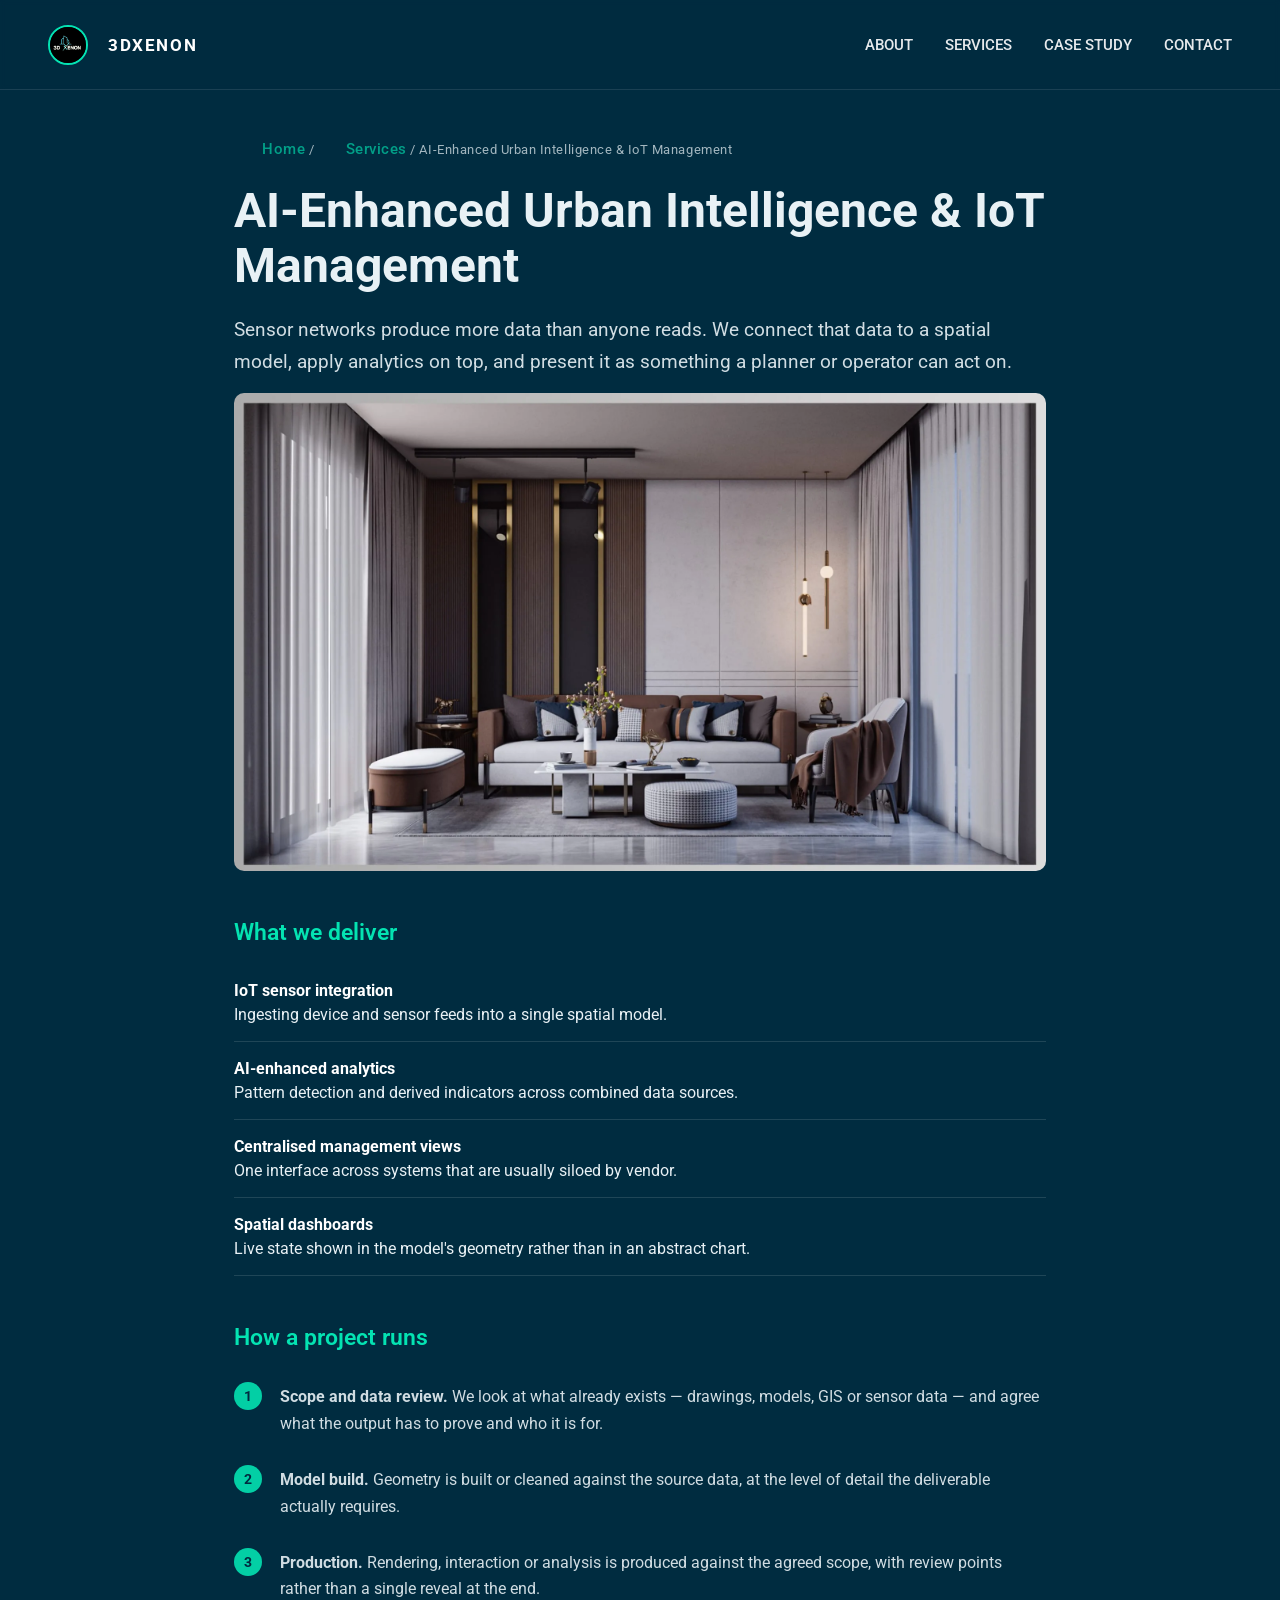
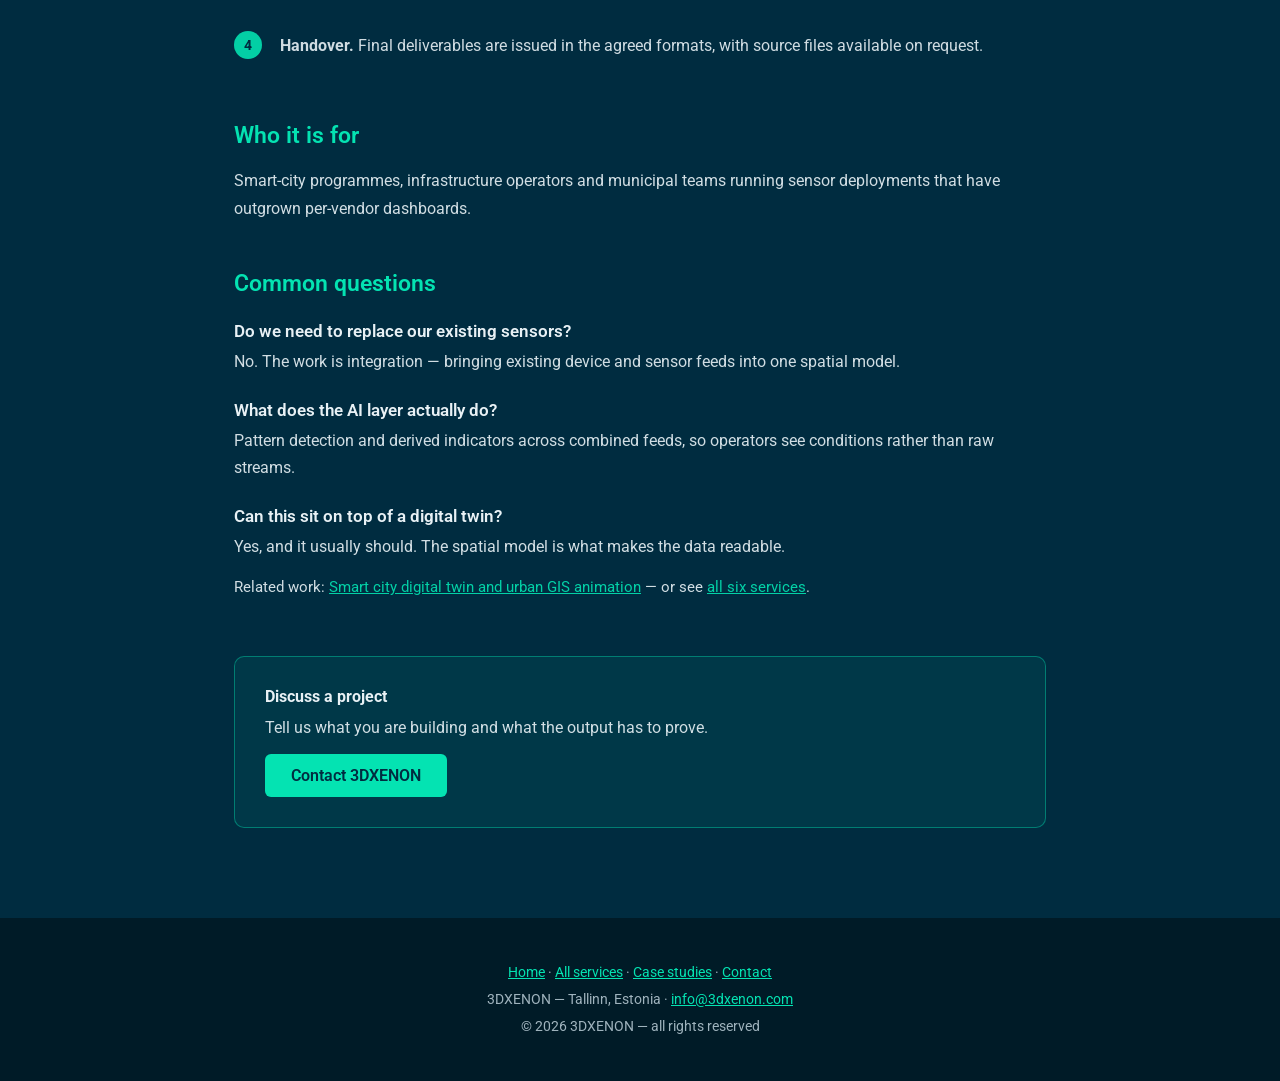
<file: services/ai-urban-intelligence-iot/index.html>
<!DOCTYPE html>
<html lang="en">
<head>
  <meta charset="utf-8" />
  <meta name="viewport" content="width=device-width,initial-scale=1" />
  <title>AI Urban Intelligence & Smart City IoT Management | 3DXENON</title>
  <meta name="description" content="AI-powered urban analytics, IoT sensor integration and centralised management for smart-city systems — connecting live data to a spatial model planners can actually read." />
  <link rel="canonical" href="https://www.3dxenon.com/services/ai-urban-intelligence-iot/" />
  <meta name="robots" content="index, follow, max-image-preview:large" />
  <meta property="og:type" content="website" />
  <meta property="og:site_name" content="3DXENON" />
  <meta property="og:url" content="https://www.3dxenon.com/services/ai-urban-intelligence-iot/" />
  <meta property="og:title" content="AI Urban Intelligence & Smart City IoT Management | 3DXENON" />
  <meta property="og:description" content="AI-powered urban analytics, IoT sensor integration and centralised management for smart-city systems — connecting live data to a spatial model planners can actually read." />
  <meta property="og:image" content="https://www.3dxenon.com/res/service2.webp" />
  <meta name="twitter:card" content="summary_large_image" />
  <meta name="twitter:title" content="AI Urban Intelligence & Smart City IoT Management | 3DXENON" />
  <meta name="twitter:description" content="AI-powered urban analytics, IoT sensor integration and centralised management for smart-city systems — connecting live data to a spatial model planners can actually read." />
  <meta name="twitter:image" content="https://www.3dxenon.com/res/service2.webp" />
  <link rel="icon" type="image/png" href="/res/logo.png">
  <link rel="preconnect" href="https://fonts.googleapis.com" />
  <link rel="preconnect" href="https://fonts.gstatic.com" crossorigin />
  <link href="https://fonts.googleapis.com/css2?family=Roboto:wght@300;400;700&display=swap" rel="stylesheet">
  <link rel="stylesheet" href="/css/style.css" />
  <link rel="stylesheet" href="/css/service.css" />
  <script type="application/ld+json">
{
  "@context": "https://schema.org",
  "@graph": [
    {
      "@type": "Service",
      "name": "AI-Enhanced Urban Intelligence & IoT Management",
      "serviceType": "smart city iot management",
      "url": "https://www.3dxenon.com/services/ai-urban-intelligence-iot/",
      "description": "AI-powered urban analytics, IoT sensor integration and centralised management for smart-city systems \u2014 connecting live data to a spatial model planners can actually read.",
      "image": "https://www.3dxenon.com/res/service2.webp",
      "provider": {
        "@type": "Organization",
        "name": "3DXENON",
        "url": "https://www.3dxenon.com/",
        "@id": "https://www.3dxenon.com/#organization"
      },
      "areaServed": [
        "EE",
        "EU",
        "Middle East"
      ]
    },
    {
      "@type": "BreadcrumbList",
      "itemListElement": [
        {
          "@type": "ListItem",
          "position": 1,
          "name": "Home",
          "item": "https://www.3dxenon.com/"
        },
        {
          "@type": "ListItem",
          "position": 2,
          "name": "Services",
          "item": "https://www.3dxenon.com/#services"
        },
        {
          "@type": "ListItem",
          "position": 3,
          "name": "AI-Enhanced Urban Intelligence & IoT Management",
          "item": "https://www.3dxenon.com/services/ai-urban-intelligence-iot/"
        }
      ]
    },
    {
      "@type": "FAQPage",
      "mainEntity": [
        {
          "@type": "Question",
          "name": "Do we need to replace our existing sensors?",
          "acceptedAnswer": {
            "@type": "Answer",
            "text": "No. The work is integration \u2014 bringing existing device and sensor feeds into one spatial model."
          }
        },
        {
          "@type": "Question",
          "name": "What does the AI layer actually do?",
          "acceptedAnswer": {
            "@type": "Answer",
            "text": "Pattern detection and derived indicators across combined feeds, so operators see conditions rather than raw streams."
          }
        },
        {
          "@type": "Question",
          "name": "Can this sit on top of a digital twin?",
          "acceptedAnswer": {
            "@type": "Answer",
            "text": "Yes, and it usually should. The spatial model is what makes the data readable."
          }
        }
      ]
    }
  ]
}
  </script>
</head>
<body style="background:#002c40;">
  <header>
    <div class="logo">
      <a href="/" style="display:flex;align-items:center;gap:.5rem;color:inherit;text-decoration:none;">
        <img src="/res/logo.png" alt="3DXENON logo" width="48" height="48"> 3DXENON
      </a>
    </div>
    <nav>
      <a href="/#about">ABOUT</a>
      <a href="/#services">SERVICES</a>
      <a href="/#case">CASE STUDY</a>
      <a href="/contact.html">CONTACT</a>
    </nav>
  </header>
  <main class="svc-wrap">
    <nav class="svc-crumb" aria-label="Breadcrumb">
      <a href="/">Home</a> / <a href="/#services">Services</a> / AI-Enhanced Urban Intelligence & IoT Management
    </nav>

    <h1>AI-Enhanced Urban Intelligence & IoT Management</h1>
    <p class="svc-lede">Sensor networks produce more data than anyone reads. We connect that data to a spatial model, apply analytics on top, and present it as something a planner or operator can act on.</p>
    <img class="svc-hero-img" src="/res/service2.webp" alt="AI-Enhanced Urban Intelligence & IoT Management — 3DXENON" loading="lazy" decoding="async">

    <h2>What we deliver</h2>
    <ul class="svc-list">
      <li><strong>IoT sensor integration</strong>Ingesting device and sensor feeds into a single spatial model.</li>
      <li><strong>AI-enhanced analytics</strong>Pattern detection and derived indicators across combined data sources.</li>
      <li><strong>Centralised management views</strong>One interface across systems that are usually siloed by vendor.</li>
      <li><strong>Spatial dashboards</strong>Live state shown in the model's geometry rather than in an abstract chart.</li>
    </ul>

    <h2>How a project runs</h2>
    <ol class="svc-steps">
      <li><strong>Scope and data review.</strong> We look at what already exists — drawings, models, GIS or sensor data — and agree what the output has to prove and who it is for.</li>
      <li><strong>Model build.</strong> Geometry is built or cleaned against the source data, at the level of detail the deliverable actually requires.</li>
      <li><strong>Production.</strong> Rendering, interaction or analysis is produced against the agreed scope, with review points rather than a single reveal at the end.</li>
      <li><strong>Handover.</strong> Final deliverables are issued in the agreed formats, with source files available on request.</li>
    </ol>

    <h2>Who it is for</h2>
    <p>Smart-city programmes, infrastructure operators and municipal teams running sensor deployments that have outgrown per-vendor dashboards.</p>

    <h2>Common questions</h2>
    <h3>Do we need to replace our existing sensors?</h3>
    <p>No. The work is integration — bringing existing device and sensor feeds into one spatial model.</p>
    <h3>What does the AI layer actually do?</h3>
    <p>Pattern detection and derived indicators across combined feeds, so operators see conditions rather than raw streams.</p>
    <h3>Can this sit on top of a digital twin?</h3>
    <p>Yes, and it usually should. The spatial model is what makes the data readable.</p>

    <p class="svc-related">Related work: <a href="/card-details.html?id=project-4">Smart city digital twin and urban GIS animation</a>
      — or see <a href="/#services">all six services</a>.</p>

    <div class="svc-cta">
      <strong>Discuss a project</strong>
      <p style="margin:8px 0 0;">Tell us what you are building and what the output has to prove.</p>
      <a href="/contact.html">Contact 3DXENON</a>
    </div>
  </main>
  <footer style="background:#001b27;color:#9fb3bd;padding:46px 24px;text-align:center;font-size:.9rem;">
    <p style="margin:0 0 10px;">
      <a href="/" style="color:#04e3b2;">Home</a> ·
      <a href="/#services" style="color:#04e3b2;">All services</a> ·
      <a href="/#case" style="color:#04e3b2;">Case studies</a> ·
      <a href="/contact.html" style="color:#04e3b2;">Contact</a>
    </p>
    <p style="margin:0;">3DXENON — Tallinn, Estonia · <a href="mailto:info@3dxenon.com" style="color:#04e3b2;">info@3dxenon.com</a></p>
    <p style="margin:10px 0 0;">&copy; 2026 3DXENON — all rights reserved</p>
  </footer>
</body>
</html>
</file>
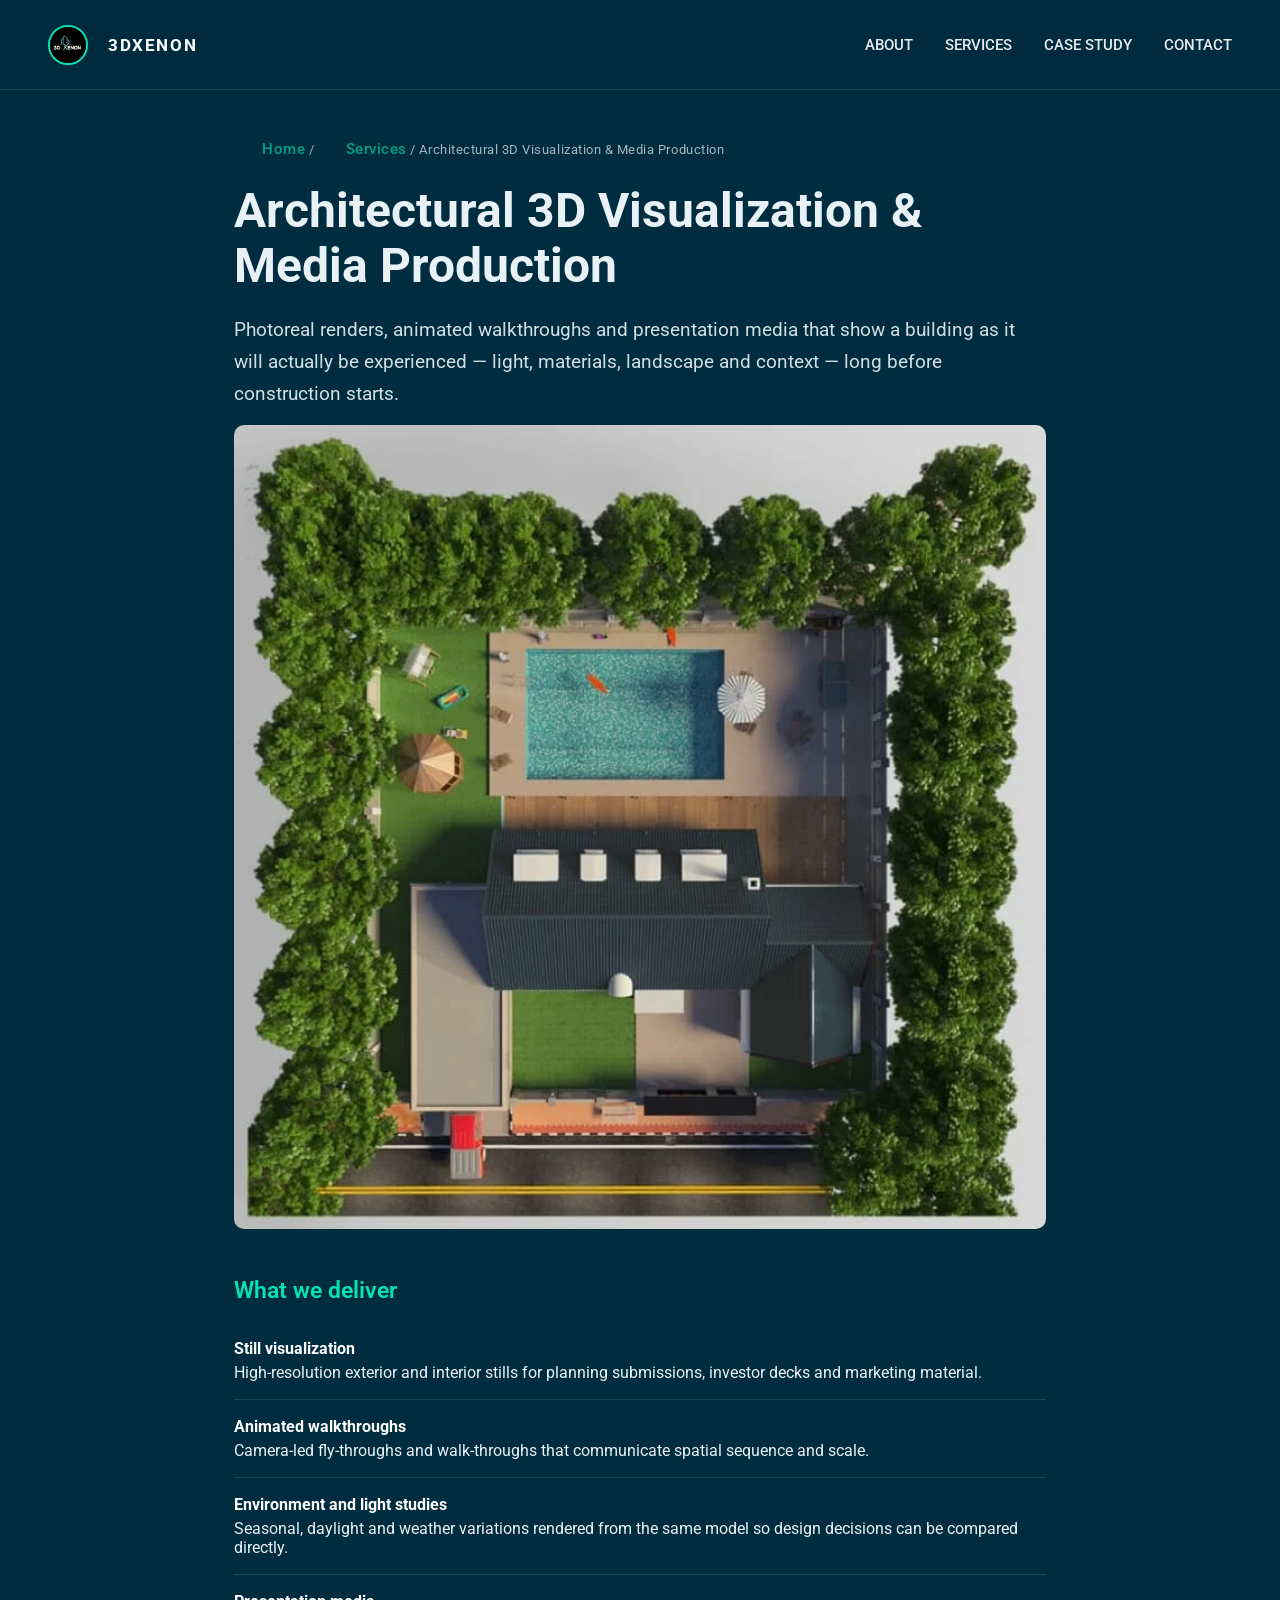
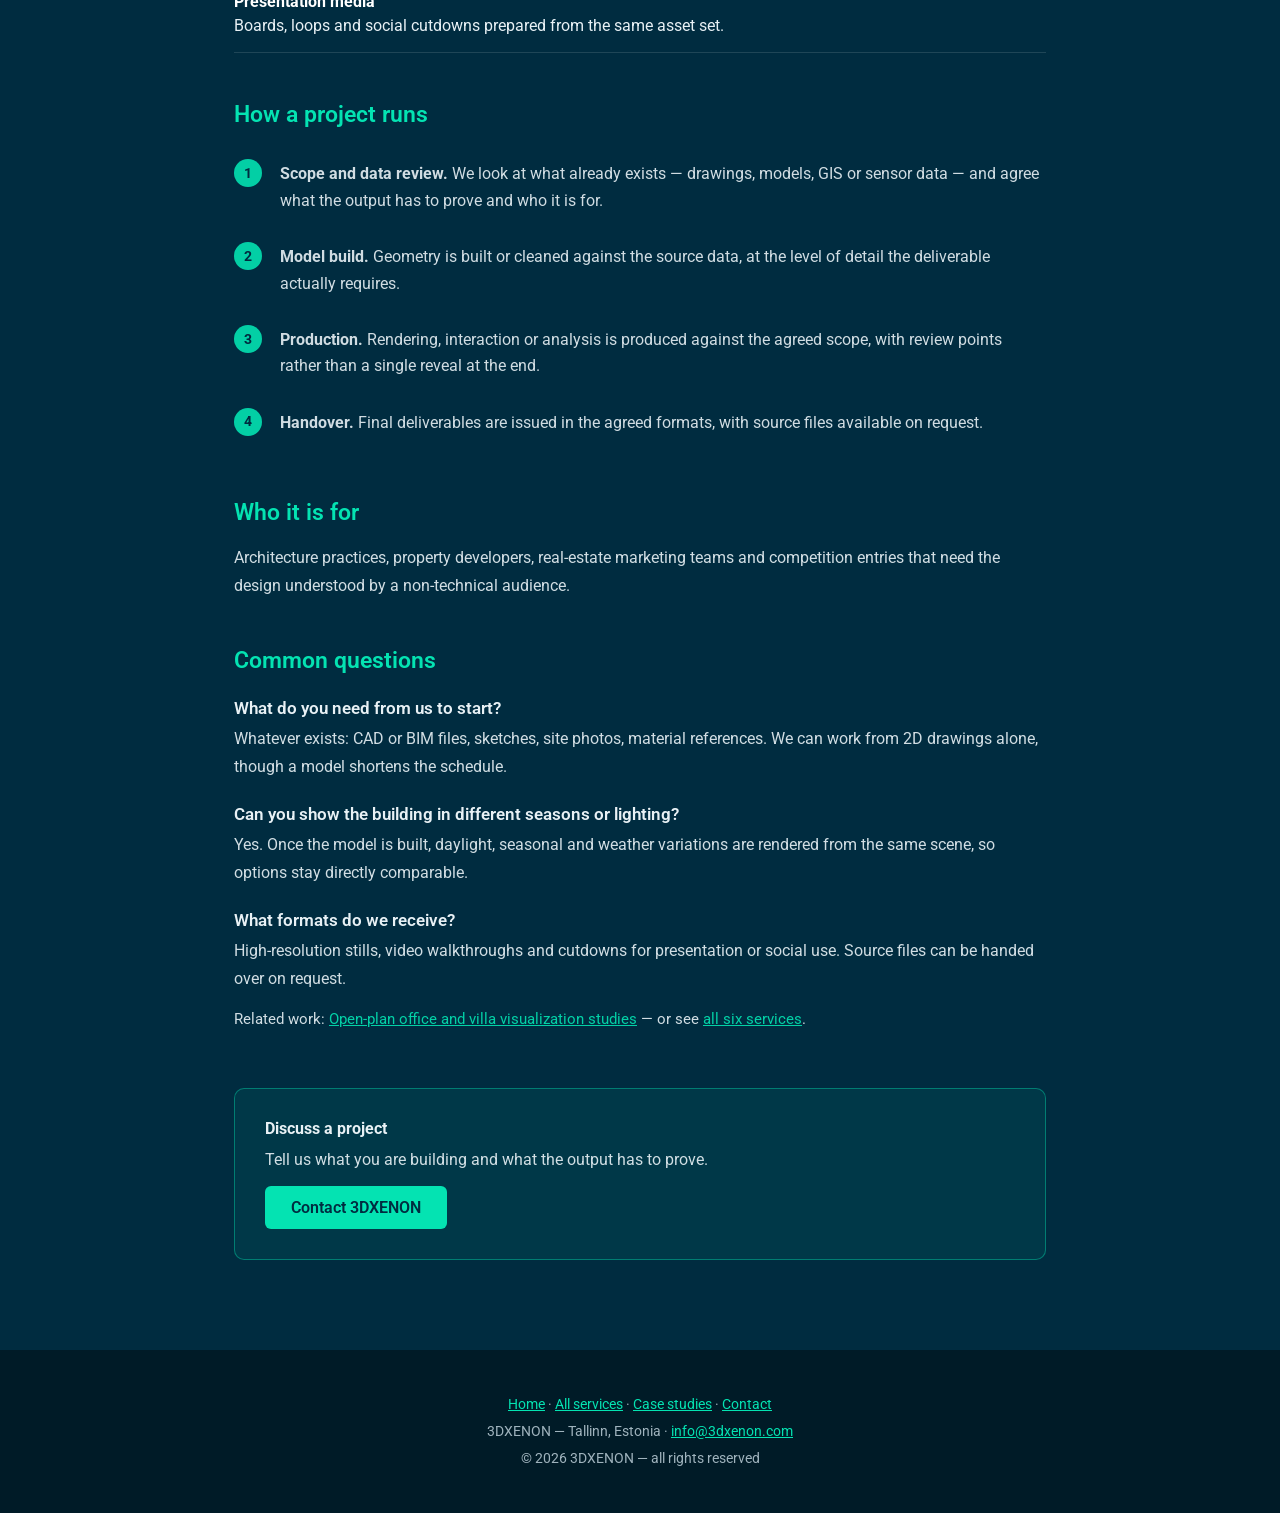
<file: services/architectural-3d-visualization/index.html>
<!DOCTYPE html>
<html lang="en">
<head>
  <meta charset="utf-8" />
  <meta name="viewport" content="width=device-width,initial-scale=1" />
  <title>Architectural 3D Visualization Services | 3DXENON</title>
  <meta name="description" content="Photoreal architectural 3D visualization, walkthroughs and media production for architects, developers and real estate teams. Estonia-based studio working across the EU and Middle East." />
  <link rel="canonical" href="https://www.3dxenon.com/services/architectural-3d-visualization/" />
  <meta name="robots" content="index, follow, max-image-preview:large" />
  <meta property="og:type" content="website" />
  <meta property="og:site_name" content="3DXENON" />
  <meta property="og:url" content="https://www.3dxenon.com/services/architectural-3d-visualization/" />
  <meta property="og:title" content="Architectural 3D Visualization Services | 3DXENON" />
  <meta property="og:description" content="Photoreal architectural 3D visualization, walkthroughs and media production for architects, developers and real estate teams. Estonia-based studio working across the EU and Middle East." />
  <meta property="og:image" content="https://www.3dxenon.com/res/work2.webp" />
  <meta name="twitter:card" content="summary_large_image" />
  <meta name="twitter:title" content="Architectural 3D Visualization Services | 3DXENON" />
  <meta name="twitter:description" content="Photoreal architectural 3D visualization, walkthroughs and media production for architects, developers and real estate teams. Estonia-based studio working across the EU and Middle East." />
  <meta name="twitter:image" content="https://www.3dxenon.com/res/work2.webp" />
  <link rel="icon" type="image/png" href="/res/logo.png">
  <link rel="preconnect" href="https://fonts.googleapis.com" />
  <link rel="preconnect" href="https://fonts.gstatic.com" crossorigin />
  <link href="https://fonts.googleapis.com/css2?family=Roboto:wght@300;400;700&display=swap" rel="stylesheet">
  <link rel="stylesheet" href="/css/style.css" />
  <link rel="stylesheet" href="/css/service.css" />
  <script type="application/ld+json">
{
  "@context": "https://schema.org",
  "@graph": [
    {
      "@type": "Service",
      "name": "Architectural 3D Visualization & Media Production",
      "serviceType": "architectural 3d visualization",
      "url": "https://www.3dxenon.com/services/architectural-3d-visualization/",
      "description": "Photoreal architectural 3D visualization, walkthroughs and media production for architects, developers and real estate teams. Estonia-based studio working across the EU and Middle East.",
      "image": "https://www.3dxenon.com/res/work2.webp",
      "provider": {
        "@type": "Organization",
        "name": "3DXENON",
        "url": "https://www.3dxenon.com/",
        "@id": "https://www.3dxenon.com/#organization"
      },
      "areaServed": [
        "EE",
        "EU",
        "Middle East"
      ]
    },
    {
      "@type": "BreadcrumbList",
      "itemListElement": [
        {
          "@type": "ListItem",
          "position": 1,
          "name": "Home",
          "item": "https://www.3dxenon.com/"
        },
        {
          "@type": "ListItem",
          "position": 2,
          "name": "Services",
          "item": "https://www.3dxenon.com/#services"
        },
        {
          "@type": "ListItem",
          "position": 3,
          "name": "Architectural 3D Visualization & Media Production",
          "item": "https://www.3dxenon.com/services/architectural-3d-visualization/"
        }
      ]
    },
    {
      "@type": "FAQPage",
      "mainEntity": [
        {
          "@type": "Question",
          "name": "What do you need from us to start?",
          "acceptedAnswer": {
            "@type": "Answer",
            "text": "Whatever exists: CAD or BIM files, sketches, site photos, material references. We can work from 2D drawings alone, though a model shortens the schedule."
          }
        },
        {
          "@type": "Question",
          "name": "Can you show the building in different seasons or lighting?",
          "acceptedAnswer": {
            "@type": "Answer",
            "text": "Yes. Once the model is built, daylight, seasonal and weather variations are rendered from the same scene, so options stay directly comparable."
          }
        },
        {
          "@type": "Question",
          "name": "What formats do we receive?",
          "acceptedAnswer": {
            "@type": "Answer",
            "text": "High-resolution stills, video walkthroughs and cutdowns for presentation or social use. Source files can be handed over on request."
          }
        }
      ]
    }
  ]
}
  </script>
</head>
<body style="background:#002c40;">
  <header>
    <div class="logo">
      <a href="/" style="display:flex;align-items:center;gap:.5rem;color:inherit;text-decoration:none;">
        <img src="/res/logo.png" alt="3DXENON logo" width="48" height="48"> 3DXENON
      </a>
    </div>
    <nav>
      <a href="/#about">ABOUT</a>
      <a href="/#services">SERVICES</a>
      <a href="/#case">CASE STUDY</a>
      <a href="/contact.html">CONTACT</a>
    </nav>
  </header>
  <main class="svc-wrap">
    <nav class="svc-crumb" aria-label="Breadcrumb">
      <a href="/">Home</a> / <a href="/#services">Services</a> / Architectural 3D Visualization & Media Production
    </nav>

    <h1>Architectural 3D Visualization & Media Production</h1>
    <p class="svc-lede">Photoreal renders, animated walkthroughs and presentation media that show a building as it will actually be experienced — light, materials, landscape and context — long before construction starts.</p>
    <img class="svc-hero-img" src="/res/work2.webp" alt="Architectural 3D Visualization & Media Production — 3DXENON" loading="lazy" decoding="async">

    <h2>What we deliver</h2>
    <ul class="svc-list">
      <li><strong>Still visualization</strong>High-resolution exterior and interior stills for planning submissions, investor decks and marketing material.</li>
      <li><strong>Animated walkthroughs</strong>Camera-led fly-throughs and walk-throughs that communicate spatial sequence and scale.</li>
      <li><strong>Environment and light studies</strong>Seasonal, daylight and weather variations rendered from the same model so design decisions can be compared directly.</li>
      <li><strong>Presentation media</strong>Boards, loops and social cutdowns prepared from the same asset set.</li>
    </ul>

    <h2>How a project runs</h2>
    <ol class="svc-steps">
      <li><strong>Scope and data review.</strong> We look at what already exists — drawings, models, GIS or sensor data — and agree what the output has to prove and who it is for.</li>
      <li><strong>Model build.</strong> Geometry is built or cleaned against the source data, at the level of detail the deliverable actually requires.</li>
      <li><strong>Production.</strong> Rendering, interaction or analysis is produced against the agreed scope, with review points rather than a single reveal at the end.</li>
      <li><strong>Handover.</strong> Final deliverables are issued in the agreed formats, with source files available on request.</li>
    </ol>

    <h2>Who it is for</h2>
    <p>Architecture practices, property developers, real-estate marketing teams and competition entries that need the design understood by a non-technical audience.</p>

    <h2>Common questions</h2>
    <h3>What do you need from us to start?</h3>
    <p>Whatever exists: CAD or BIM files, sketches, site photos, material references. We can work from 2D drawings alone, though a model shortens the schedule.</p>
    <h3>Can you show the building in different seasons or lighting?</h3>
    <p>Yes. Once the model is built, daylight, seasonal and weather variations are rendered from the same scene, so options stay directly comparable.</p>
    <h3>What formats do we receive?</h3>
    <p>High-resolution stills, video walkthroughs and cutdowns for presentation or social use. Source files can be handed over on request.</p>

    <p class="svc-related">Related work: <a href="/card-details.html?id=project-2">Open-plan office and villa visualization studies</a>
      — or see <a href="/#services">all six services</a>.</p>

    <div class="svc-cta">
      <strong>Discuss a project</strong>
      <p style="margin:8px 0 0;">Tell us what you are building and what the output has to prove.</p>
      <a href="/contact.html">Contact 3DXENON</a>
    </div>
  </main>
  <footer style="background:#001b27;color:#9fb3bd;padding:46px 24px;text-align:center;font-size:.9rem;">
    <p style="margin:0 0 10px;">
      <a href="/" style="color:#04e3b2;">Home</a> ·
      <a href="/#services" style="color:#04e3b2;">All services</a> ·
      <a href="/#case" style="color:#04e3b2;">Case studies</a> ·
      <a href="/contact.html" style="color:#04e3b2;">Contact</a>
    </p>
    <p style="margin:0;">3DXENON — Tallinn, Estonia · <a href="mailto:info@3dxenon.com" style="color:#04e3b2;">info@3dxenon.com</a></p>
    <p style="margin:10px 0 0;">&copy; 2026 3DXENON — all rights reserved</p>
  </footer>
</body>
</html>
</file>
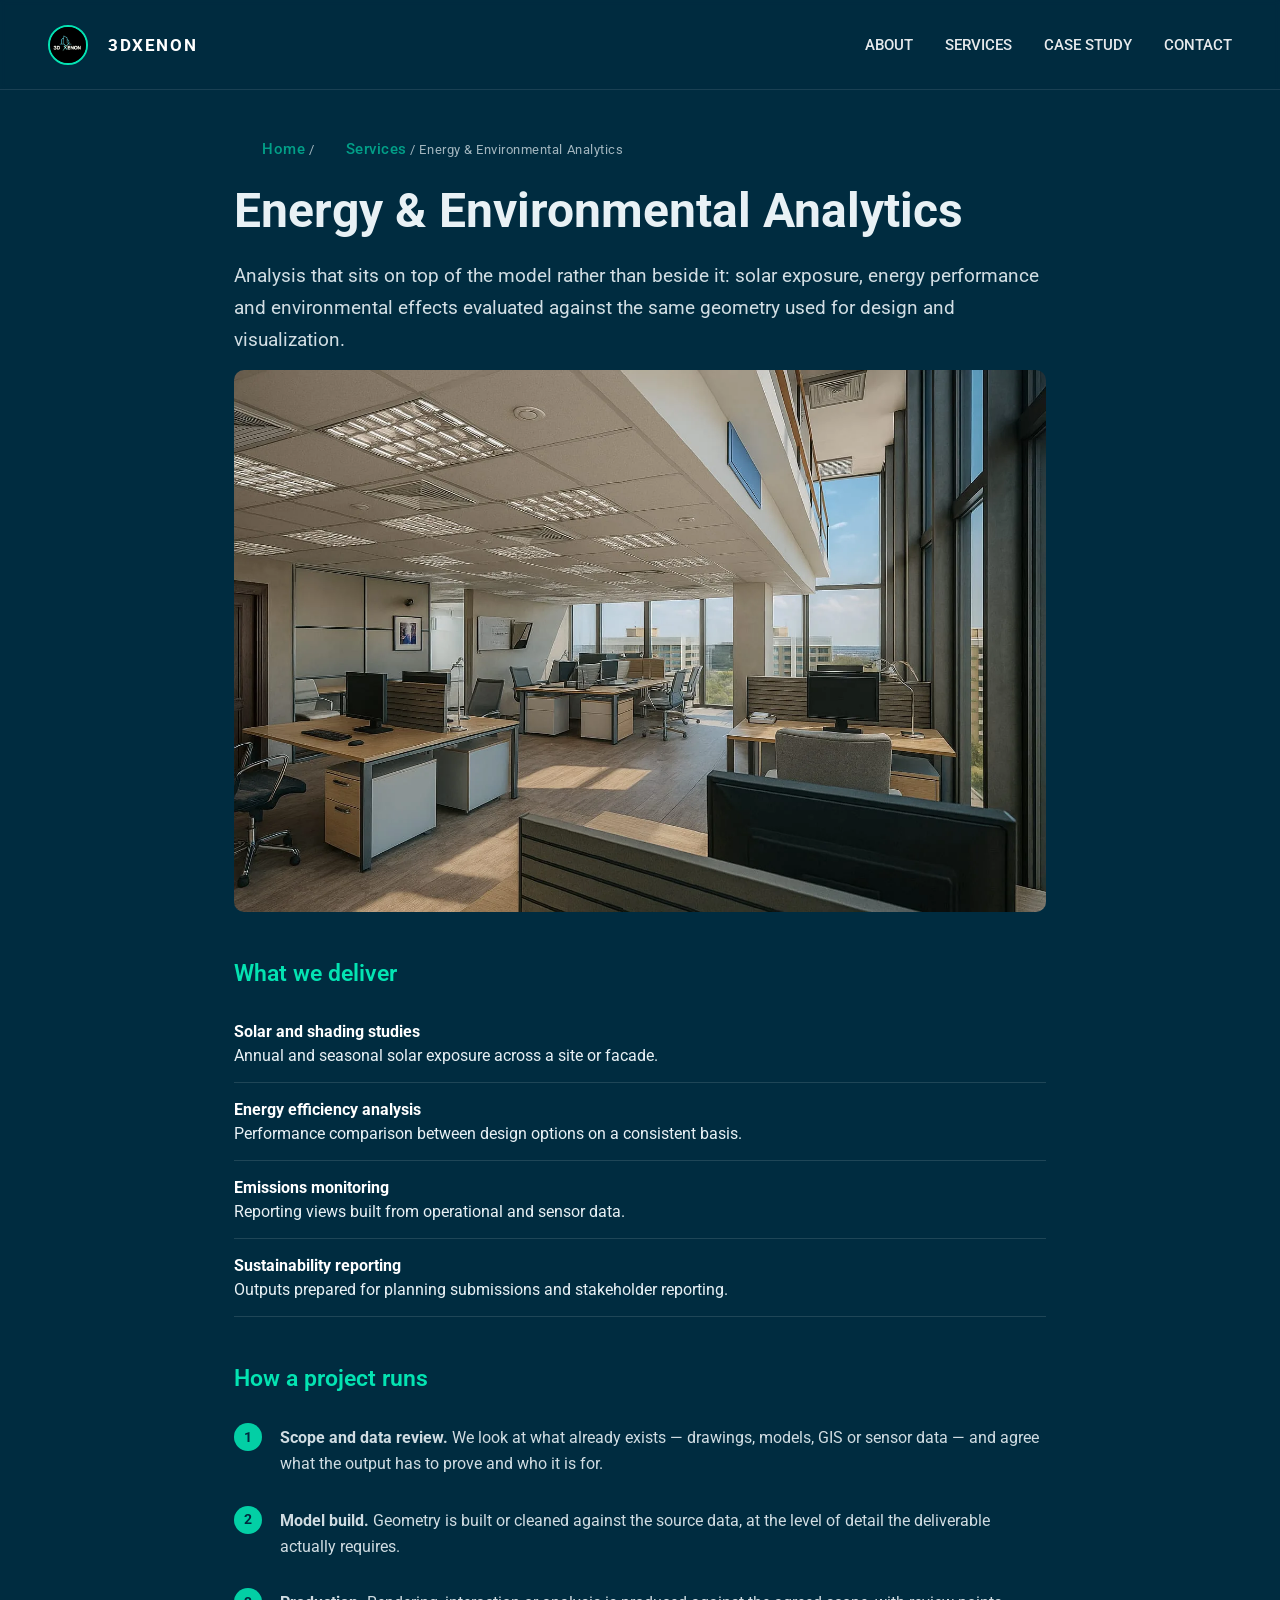
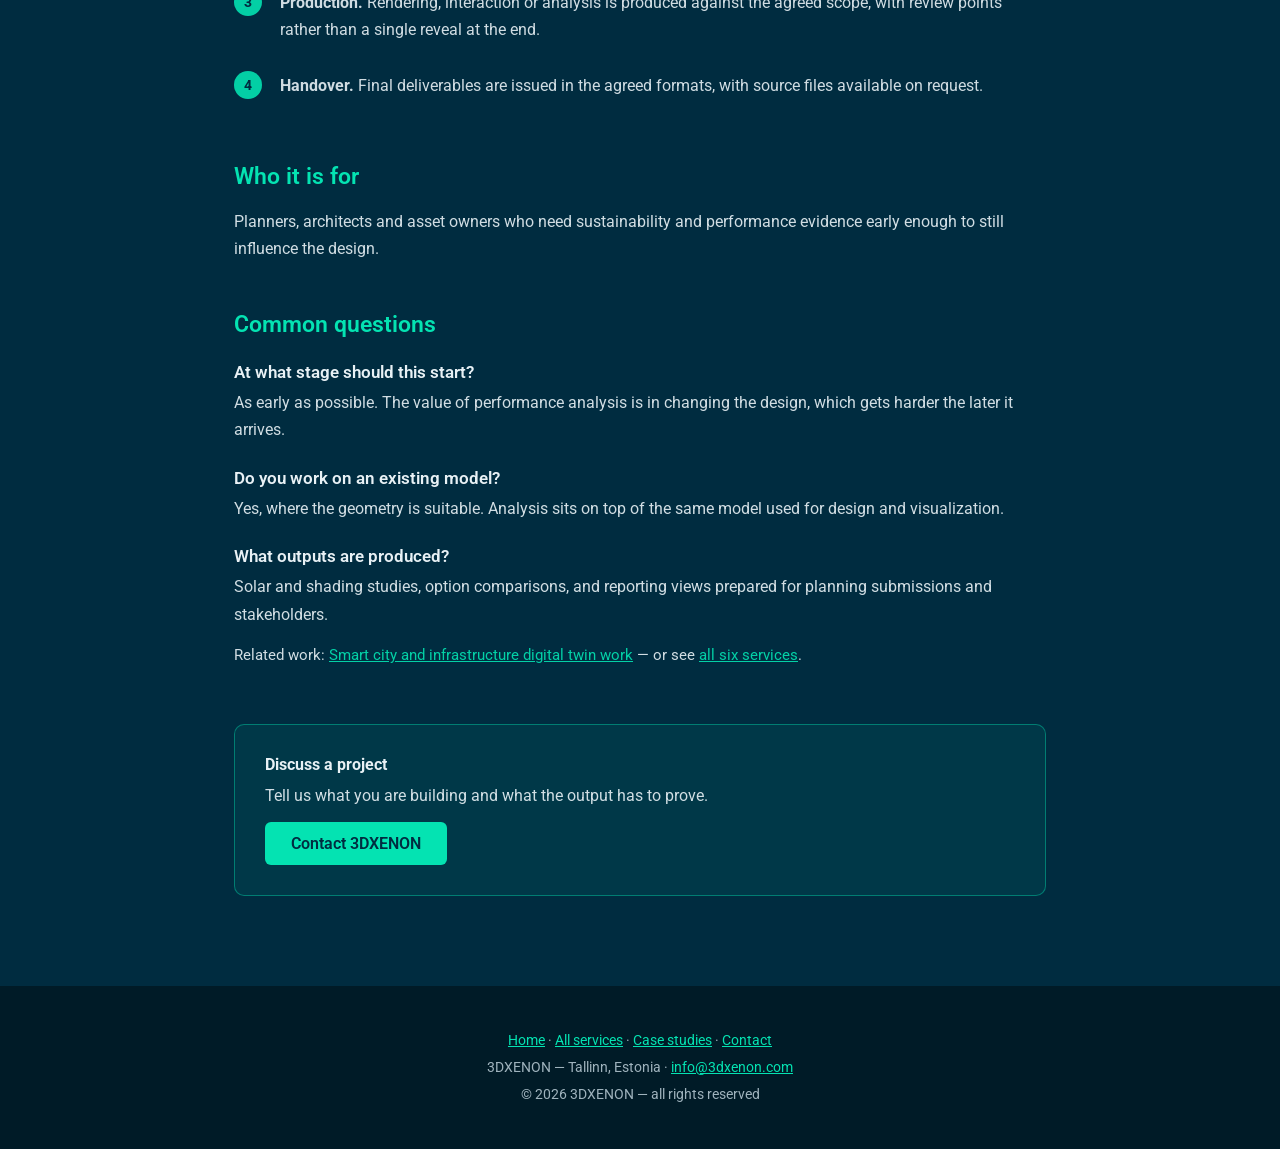
<file: services/energy-environmental-analytics/index.html>
<!DOCTYPE html>
<html lang="en">
<head>
  <meta charset="utf-8" />
  <meta name="viewport" content="width=device-width,initial-scale=1" />
  <title>Energy & Environmental Analytics for the Built Environment | 3DXENON</title>
  <meta name="description" content="Data-driven energy efficiency analysis, emissions monitoring and sustainability reporting, integrated with solar and environmental simulation on 3D and digital-twin models." />
  <link rel="canonical" href="https://www.3dxenon.com/services/energy-environmental-analytics/" />
  <meta name="robots" content="index, follow, max-image-preview:large" />
  <meta property="og:type" content="website" />
  <meta property="og:site_name" content="3DXENON" />
  <meta property="og:url" content="https://www.3dxenon.com/services/energy-environmental-analytics/" />
  <meta property="og:title" content="Energy & Environmental Analytics for the Built Environment | 3DXENON" />
  <meta property="og:description" content="Data-driven energy efficiency analysis, emissions monitoring and sustainability reporting, integrated with solar and environmental simulation on 3D and digital-twin models." />
  <meta property="og:image" content="https://www.3dxenon.com/res/service4.webp" />
  <meta name="twitter:card" content="summary_large_image" />
  <meta name="twitter:title" content="Energy & Environmental Analytics for the Built Environment | 3DXENON" />
  <meta name="twitter:description" content="Data-driven energy efficiency analysis, emissions monitoring and sustainability reporting, integrated with solar and environmental simulation on 3D and digital-twin models." />
  <meta name="twitter:image" content="https://www.3dxenon.com/res/service4.webp" />
  <link rel="icon" type="image/png" href="/res/logo.png">
  <link rel="preconnect" href="https://fonts.googleapis.com" />
  <link rel="preconnect" href="https://fonts.gstatic.com" crossorigin />
  <link href="https://fonts.googleapis.com/css2?family=Roboto:wght@300;400;700&display=swap" rel="stylesheet">
  <link rel="stylesheet" href="/css/style.css" />
  <link rel="stylesheet" href="/css/service.css" />
  <script type="application/ld+json">
{
  "@context": "https://schema.org",
  "@graph": [
    {
      "@type": "Service",
      "name": "Energy & Environmental Analytics",
      "serviceType": "energy and environmental analytics",
      "url": "https://www.3dxenon.com/services/energy-environmental-analytics/",
      "description": "Data-driven energy efficiency analysis, emissions monitoring and sustainability reporting, integrated with solar and environmental simulation on 3D and digital-twin models.",
      "image": "https://www.3dxenon.com/res/service4.webp",
      "provider": {
        "@type": "Organization",
        "name": "3DXENON",
        "url": "https://www.3dxenon.com/",
        "@id": "https://www.3dxenon.com/#organization"
      },
      "areaServed": [
        "EE",
        "EU",
        "Middle East"
      ]
    },
    {
      "@type": "BreadcrumbList",
      "itemListElement": [
        {
          "@type": "ListItem",
          "position": 1,
          "name": "Home",
          "item": "https://www.3dxenon.com/"
        },
        {
          "@type": "ListItem",
          "position": 2,
          "name": "Services",
          "item": "https://www.3dxenon.com/#services"
        },
        {
          "@type": "ListItem",
          "position": 3,
          "name": "Energy & Environmental Analytics",
          "item": "https://www.3dxenon.com/services/energy-environmental-analytics/"
        }
      ]
    },
    {
      "@type": "FAQPage",
      "mainEntity": [
        {
          "@type": "Question",
          "name": "At what stage should this start?",
          "acceptedAnswer": {
            "@type": "Answer",
            "text": "As early as possible. The value of performance analysis is in changing the design, which gets harder the later it arrives."
          }
        },
        {
          "@type": "Question",
          "name": "Do you work on an existing model?",
          "acceptedAnswer": {
            "@type": "Answer",
            "text": "Yes, where the geometry is suitable. Analysis sits on top of the same model used for design and visualization."
          }
        },
        {
          "@type": "Question",
          "name": "What outputs are produced?",
          "acceptedAnswer": {
            "@type": "Answer",
            "text": "Solar and shading studies, option comparisons, and reporting views prepared for planning submissions and stakeholders."
          }
        }
      ]
    }
  ]
}
  </script>
</head>
<body style="background:#002c40;">
  <header>
    <div class="logo">
      <a href="/" style="display:flex;align-items:center;gap:.5rem;color:inherit;text-decoration:none;">
        <img src="/res/logo.png" alt="3DXENON logo" width="48" height="48"> 3DXENON
      </a>
    </div>
    <nav>
      <a href="/#about">ABOUT</a>
      <a href="/#services">SERVICES</a>
      <a href="/#case">CASE STUDY</a>
      <a href="/contact.html">CONTACT</a>
    </nav>
  </header>
  <main class="svc-wrap">
    <nav class="svc-crumb" aria-label="Breadcrumb">
      <a href="/">Home</a> / <a href="/#services">Services</a> / Energy & Environmental Analytics
    </nav>

    <h1>Energy & Environmental Analytics</h1>
    <p class="svc-lede">Analysis that sits on top of the model rather than beside it: solar exposure, energy performance and environmental effects evaluated against the same geometry used for design and visualization.</p>
    <img class="svc-hero-img" src="/res/service4.webp" alt="Energy & Environmental Analytics — 3DXENON" loading="lazy" decoding="async">

    <h2>What we deliver</h2>
    <ul class="svc-list">
      <li><strong>Solar and shading studies</strong>Annual and seasonal solar exposure across a site or facade.</li>
      <li><strong>Energy efficiency analysis</strong>Performance comparison between design options on a consistent basis.</li>
      <li><strong>Emissions monitoring</strong>Reporting views built from operational and sensor data.</li>
      <li><strong>Sustainability reporting</strong>Outputs prepared for planning submissions and stakeholder reporting.</li>
    </ul>

    <h2>How a project runs</h2>
    <ol class="svc-steps">
      <li><strong>Scope and data review.</strong> We look at what already exists — drawings, models, GIS or sensor data — and agree what the output has to prove and who it is for.</li>
      <li><strong>Model build.</strong> Geometry is built or cleaned against the source data, at the level of detail the deliverable actually requires.</li>
      <li><strong>Production.</strong> Rendering, interaction or analysis is produced against the agreed scope, with review points rather than a single reveal at the end.</li>
      <li><strong>Handover.</strong> Final deliverables are issued in the agreed formats, with source files available on request.</li>
    </ol>

    <h2>Who it is for</h2>
    <p>Planners, architects and asset owners who need sustainability and performance evidence early enough to still influence the design.</p>

    <h2>Common questions</h2>
    <h3>At what stage should this start?</h3>
    <p>As early as possible. The value of performance analysis is in changing the design, which gets harder the later it arrives.</p>
    <h3>Do you work on an existing model?</h3>
    <p>Yes, where the geometry is suitable. Analysis sits on top of the same model used for design and visualization.</p>
    <h3>What outputs are produced?</h3>
    <p>Solar and shading studies, option comparisons, and reporting views prepared for planning submissions and stakeholders.</p>

    <p class="svc-related">Related work: <a href="/card-details.html?id=project-4">Smart city and infrastructure digital twin work</a>
      — or see <a href="/#services">all six services</a>.</p>

    <div class="svc-cta">
      <strong>Discuss a project</strong>
      <p style="margin:8px 0 0;">Tell us what you are building and what the output has to prove.</p>
      <a href="/contact.html">Contact 3DXENON</a>
    </div>
  </main>
  <footer style="background:#001b27;color:#9fb3bd;padding:46px 24px;text-align:center;font-size:.9rem;">
    <p style="margin:0 0 10px;">
      <a href="/" style="color:#04e3b2;">Home</a> ·
      <a href="/#services" style="color:#04e3b2;">All services</a> ·
      <a href="/#case" style="color:#04e3b2;">Case studies</a> ·
      <a href="/contact.html" style="color:#04e3b2;">Contact</a>
    </p>
    <p style="margin:0;">3DXENON — Tallinn, Estonia · <a href="mailto:info@3dxenon.com" style="color:#04e3b2;">info@3dxenon.com</a></p>
    <p style="margin:10px 0 0;">&copy; 2026 3DXENON — all rights reserved</p>
  </footer>
</body>
</html>
</file>
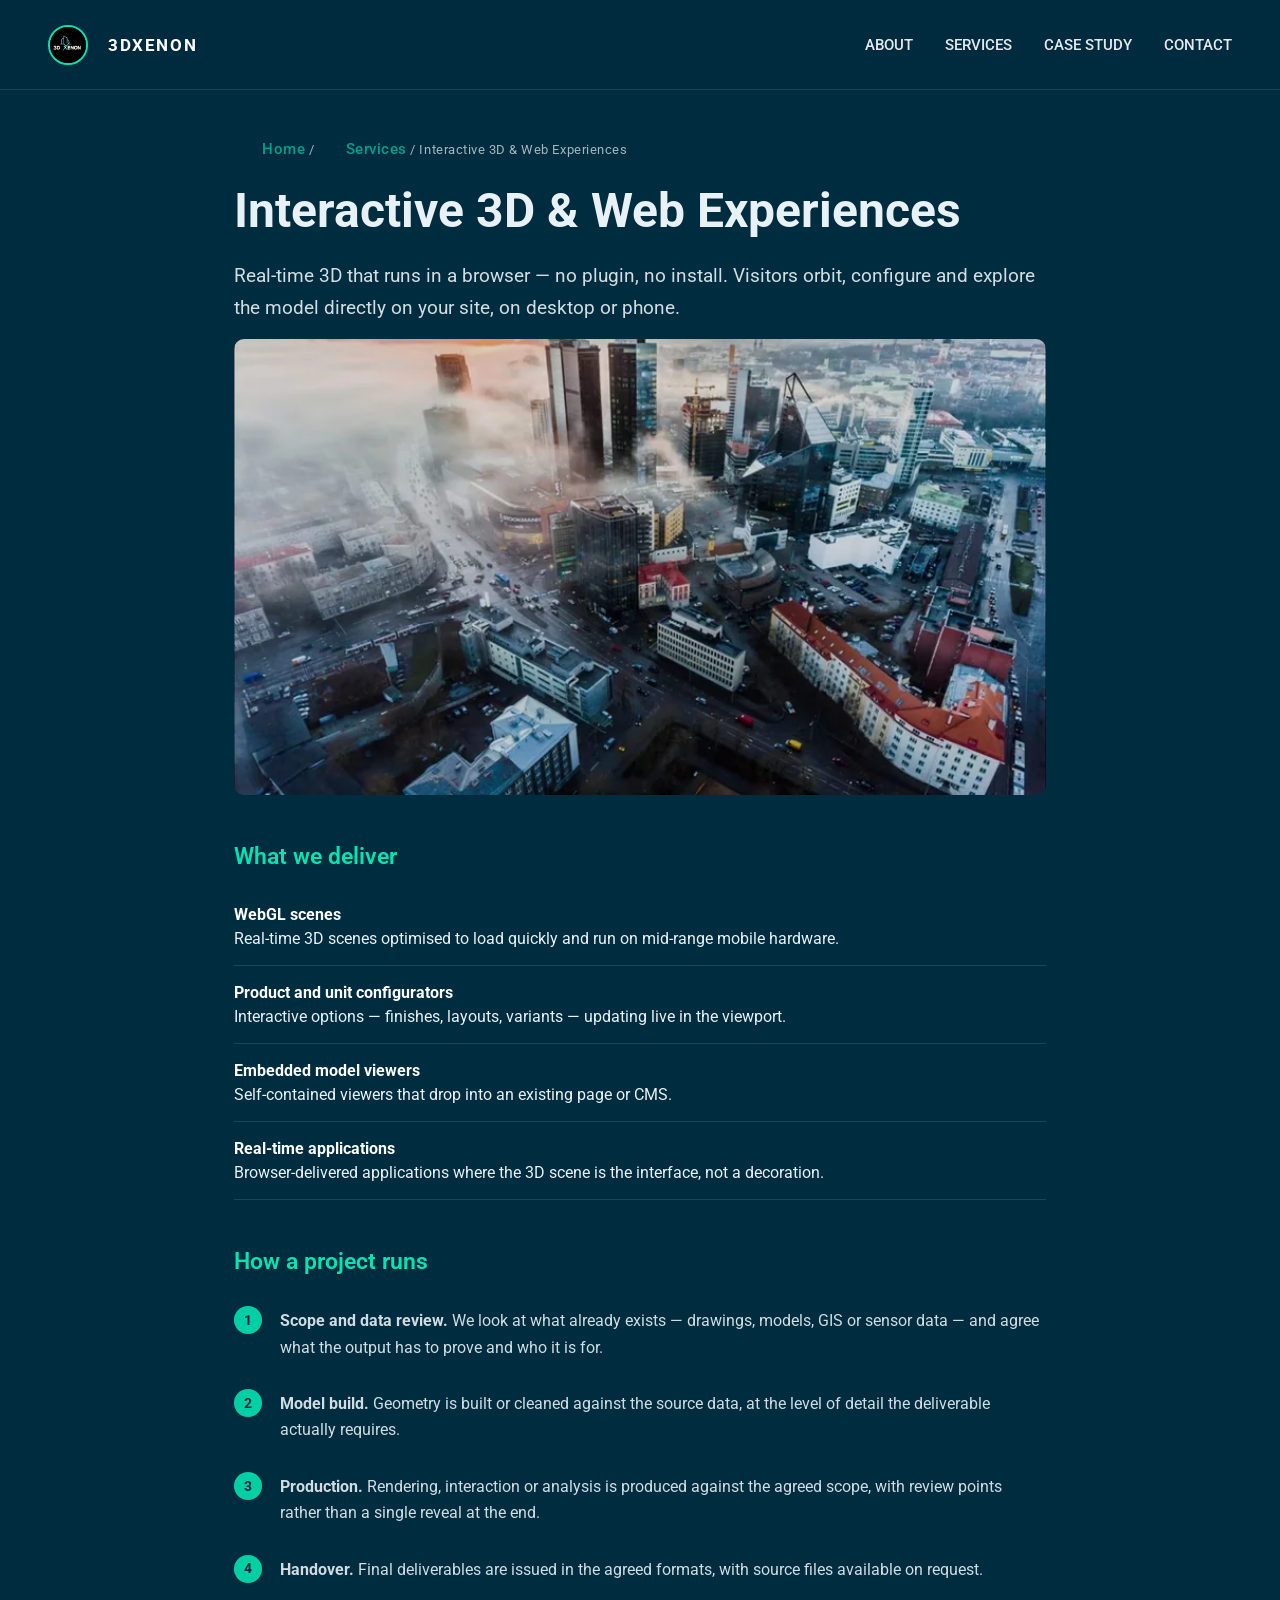
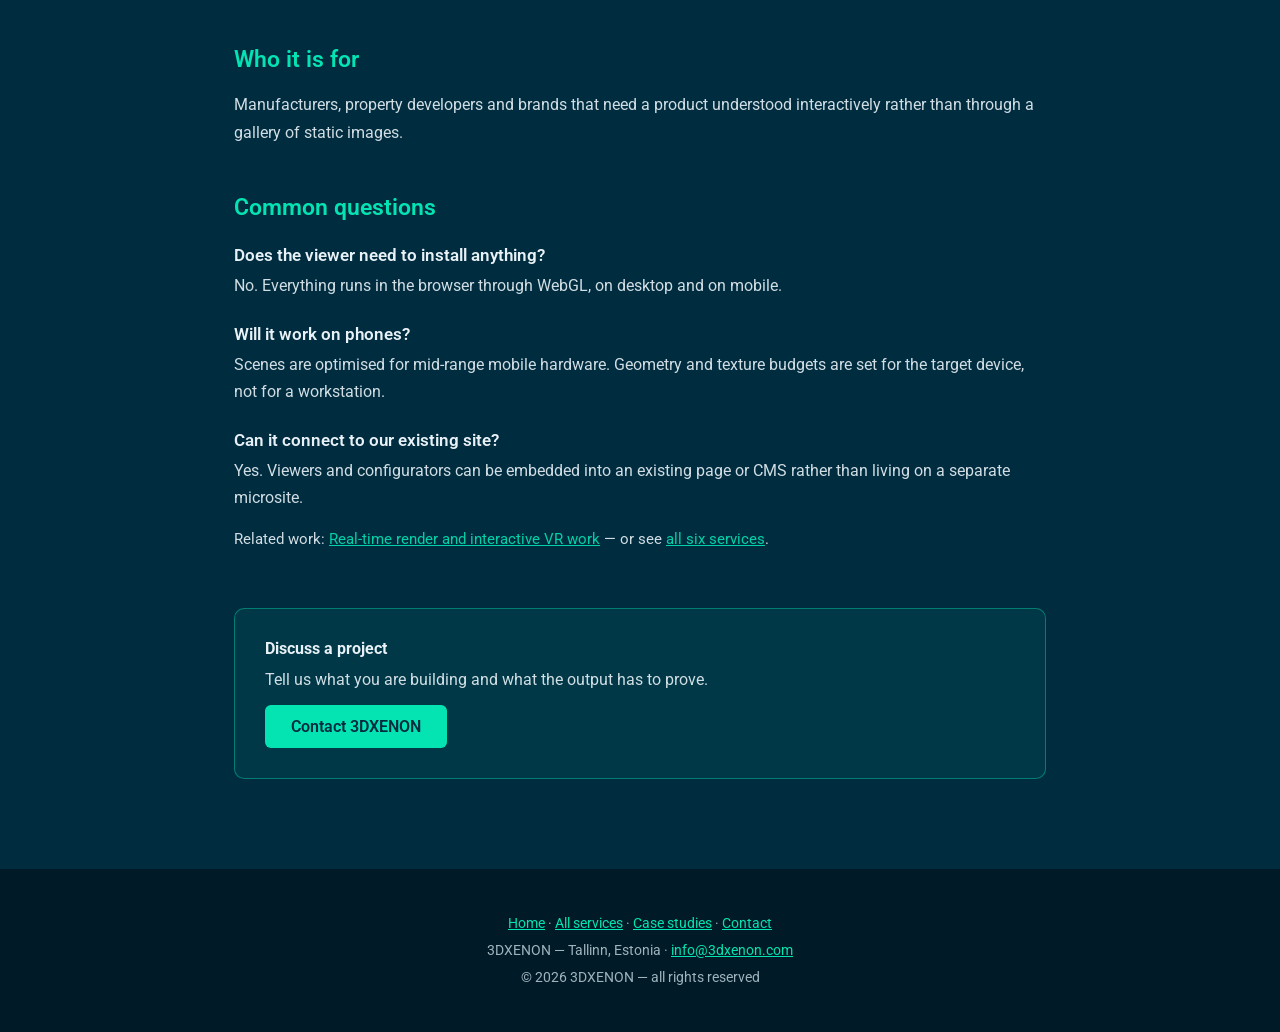
<file: services/interactive-3d-web-experiences/index.html>
<!DOCTYPE html>
<html lang="en">
<head>
  <meta charset="utf-8" />
  <meta name="viewport" content="width=device-width,initial-scale=1" />
  <title>Interactive 3D & WebGL Development | 3DXENON</title>
  <meta name="description" content="Interactive WebGL experiences, real-time 3D product demos and browser-based configurators built to run without plugins on desktop and mobile." />
  <link rel="canonical" href="https://www.3dxenon.com/services/interactive-3d-web-experiences/" />
  <meta name="robots" content="index, follow, max-image-preview:large" />
  <meta property="og:type" content="website" />
  <meta property="og:site_name" content="3DXENON" />
  <meta property="og:url" content="https://www.3dxenon.com/services/interactive-3d-web-experiences/" />
  <meta property="og:title" content="Interactive 3D & WebGL Development | 3DXENON" />
  <meta property="og:description" content="Interactive WebGL experiences, real-time 3D product demos and browser-based configurators built to run without plugins on desktop and mobile." />
  <meta property="og:image" content="https://www.3dxenon.com/res/service6.webp" />
  <meta name="twitter:card" content="summary_large_image" />
  <meta name="twitter:title" content="Interactive 3D & WebGL Development | 3DXENON" />
  <meta name="twitter:description" content="Interactive WebGL experiences, real-time 3D product demos and browser-based configurators built to run without plugins on desktop and mobile." />
  <meta name="twitter:image" content="https://www.3dxenon.com/res/service6.webp" />
  <link rel="icon" type="image/png" href="/res/logo.png">
  <link rel="preconnect" href="https://fonts.googleapis.com" />
  <link rel="preconnect" href="https://fonts.gstatic.com" crossorigin />
  <link href="https://fonts.googleapis.com/css2?family=Roboto:wght@300;400;700&display=swap" rel="stylesheet">
  <link rel="stylesheet" href="/css/style.css" />
  <link rel="stylesheet" href="/css/service.css" />
  <script type="application/ld+json">
{
  "@context": "https://schema.org",
  "@graph": [
    {
      "@type": "Service",
      "name": "Interactive 3D & Web Experiences",
      "serviceType": "interactive 3d web experiences",
      "url": "https://www.3dxenon.com/services/interactive-3d-web-experiences/",
      "description": "Interactive WebGL experiences, real-time 3D product demos and browser-based configurators built to run without plugins on desktop and mobile.",
      "image": "https://www.3dxenon.com/res/service6.webp",
      "provider": {
        "@type": "Organization",
        "name": "3DXENON",
        "url": "https://www.3dxenon.com/",
        "@id": "https://www.3dxenon.com/#organization"
      },
      "areaServed": [
        "EE",
        "EU",
        "Middle East"
      ]
    },
    {
      "@type": "BreadcrumbList",
      "itemListElement": [
        {
          "@type": "ListItem",
          "position": 1,
          "name": "Home",
          "item": "https://www.3dxenon.com/"
        },
        {
          "@type": "ListItem",
          "position": 2,
          "name": "Services",
          "item": "https://www.3dxenon.com/#services"
        },
        {
          "@type": "ListItem",
          "position": 3,
          "name": "Interactive 3D & Web Experiences",
          "item": "https://www.3dxenon.com/services/interactive-3d-web-experiences/"
        }
      ]
    },
    {
      "@type": "FAQPage",
      "mainEntity": [
        {
          "@type": "Question",
          "name": "Does the viewer need to install anything?",
          "acceptedAnswer": {
            "@type": "Answer",
            "text": "No. Everything runs in the browser through WebGL, on desktop and on mobile."
          }
        },
        {
          "@type": "Question",
          "name": "Will it work on phones?",
          "acceptedAnswer": {
            "@type": "Answer",
            "text": "Scenes are optimised for mid-range mobile hardware. Geometry and texture budgets are set for the target device, not for a workstation."
          }
        },
        {
          "@type": "Question",
          "name": "Can it connect to our existing site?",
          "acceptedAnswer": {
            "@type": "Answer",
            "text": "Yes. Viewers and configurators can be embedded into an existing page or CMS rather than living on a separate microsite."
          }
        }
      ]
    }
  ]
}
  </script>
</head>
<body style="background:#002c40;">
  <header>
    <div class="logo">
      <a href="/" style="display:flex;align-items:center;gap:.5rem;color:inherit;text-decoration:none;">
        <img src="/res/logo.png" alt="3DXENON logo" width="48" height="48"> 3DXENON
      </a>
    </div>
    <nav>
      <a href="/#about">ABOUT</a>
      <a href="/#services">SERVICES</a>
      <a href="/#case">CASE STUDY</a>
      <a href="/contact.html">CONTACT</a>
    </nav>
  </header>
  <main class="svc-wrap">
    <nav class="svc-crumb" aria-label="Breadcrumb">
      <a href="/">Home</a> / <a href="/#services">Services</a> / Interactive 3D & Web Experiences
    </nav>

    <h1>Interactive 3D & Web Experiences</h1>
    <p class="svc-lede">Real-time 3D that runs in a browser — no plugin, no install. Visitors orbit, configure and explore the model directly on your site, on desktop or phone.</p>
    <img class="svc-hero-img" src="/res/service6.webp" alt="Interactive 3D & Web Experiences — 3DXENON" loading="lazy" decoding="async">

    <h2>What we deliver</h2>
    <ul class="svc-list">
      <li><strong>WebGL scenes</strong>Real-time 3D scenes optimised to load quickly and run on mid-range mobile hardware.</li>
      <li><strong>Product and unit configurators</strong>Interactive options — finishes, layouts, variants — updating live in the viewport.</li>
      <li><strong>Embedded model viewers</strong>Self-contained viewers that drop into an existing page or CMS.</li>
      <li><strong>Real-time applications</strong>Browser-delivered applications where the 3D scene is the interface, not a decoration.</li>
    </ul>

    <h2>How a project runs</h2>
    <ol class="svc-steps">
      <li><strong>Scope and data review.</strong> We look at what already exists — drawings, models, GIS or sensor data — and agree what the output has to prove and who it is for.</li>
      <li><strong>Model build.</strong> Geometry is built or cleaned against the source data, at the level of detail the deliverable actually requires.</li>
      <li><strong>Production.</strong> Rendering, interaction or analysis is produced against the agreed scope, with review points rather than a single reveal at the end.</li>
      <li><strong>Handover.</strong> Final deliverables are issued in the agreed formats, with source files available on request.</li>
    </ol>

    <h2>Who it is for</h2>
    <p>Manufacturers, property developers and brands that need a product understood interactively rather than through a gallery of static images.</p>

    <h2>Common questions</h2>
    <h3>Does the viewer need to install anything?</h3>
    <p>No. Everything runs in the browser through WebGL, on desktop and on mobile.</p>
    <h3>Will it work on phones?</h3>
    <p>Scenes are optimised for mid-range mobile hardware. Geometry and texture budgets are set for the target device, not for a workstation.</p>
    <h3>Can it connect to our existing site?</h3>
    <p>Yes. Viewers and configurators can be embedded into an existing page or CMS rather than living on a separate microsite.</p>

    <p class="svc-related">Related work: <a href="/card-details.html?id=project-5">Real-time render and interactive VR work</a>
      — or see <a href="/#services">all six services</a>.</p>

    <div class="svc-cta">
      <strong>Discuss a project</strong>
      <p style="margin:8px 0 0;">Tell us what you are building and what the output has to prove.</p>
      <a href="/contact.html">Contact 3DXENON</a>
    </div>
  </main>
  <footer style="background:#001b27;color:#9fb3bd;padding:46px 24px;text-align:center;font-size:.9rem;">
    <p style="margin:0 0 10px;">
      <a href="/" style="color:#04e3b2;">Home</a> ·
      <a href="/#services" style="color:#04e3b2;">All services</a> ·
      <a href="/#case" style="color:#04e3b2;">Case studies</a> ·
      <a href="/contact.html" style="color:#04e3b2;">Contact</a>
    </p>
    <p style="margin:0;">3DXENON — Tallinn, Estonia · <a href="mailto:info@3dxenon.com" style="color:#04e3b2;">info@3dxenon.com</a></p>
    <p style="margin:10px 0 0;">&copy; 2026 3DXENON — all rights reserved</p>
  </footer>
</body>
</html>
</file>
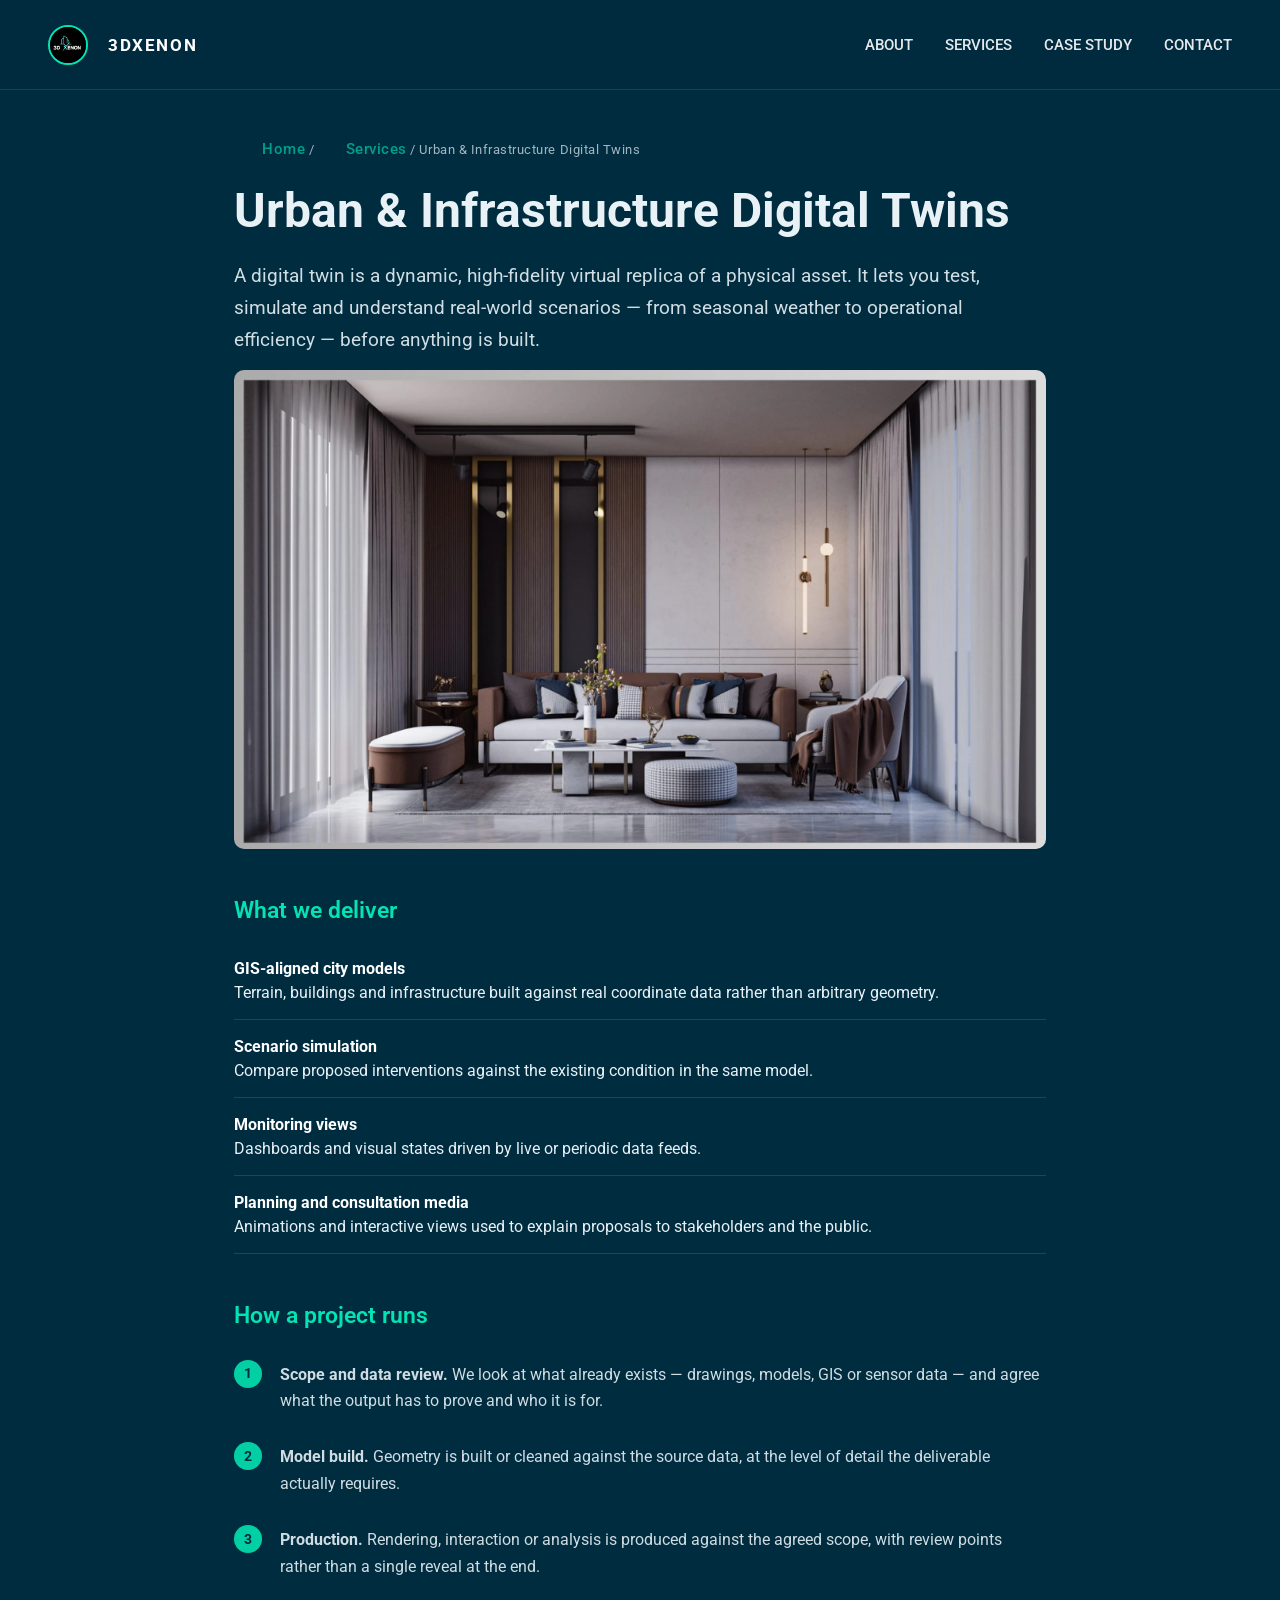
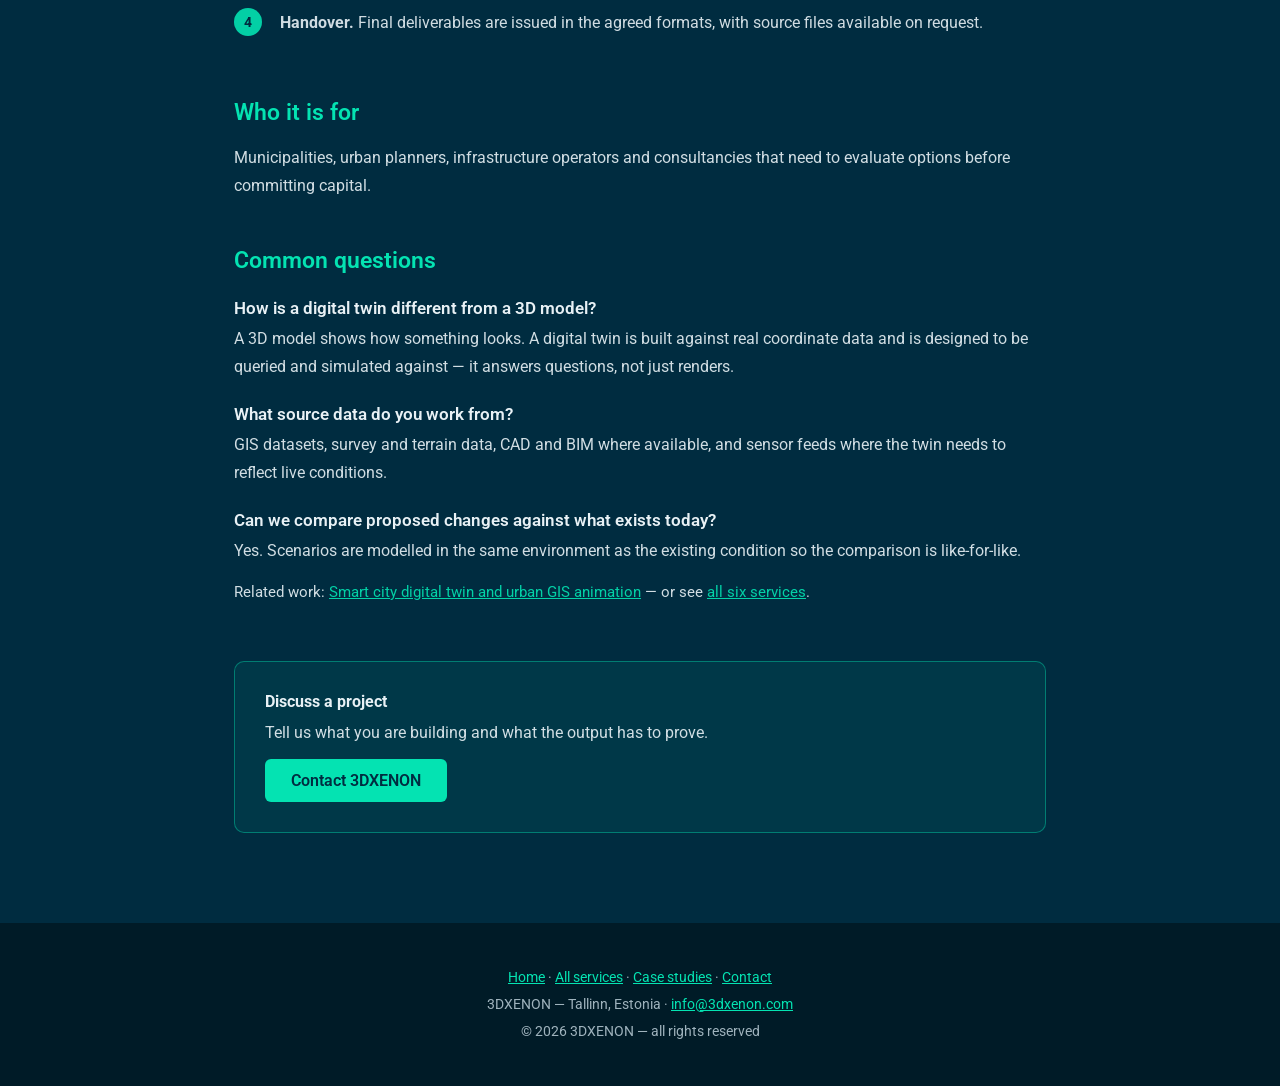
<file: services/urban-infrastructure-digital-twins/index.html>
<!DOCTYPE html>
<html lang="en">
<head>
  <meta charset="utf-8" />
  <meta name="viewport" content="width=device-width,initial-scale=1" />
  <title>Urban & Infrastructure Digital Twin Services | 3DXENON</title>
  <meta name="description" content="Accurate digital twins of urban environments and infrastructure for simulation, planning and monitoring — GIS-aligned city models built for decision-making, not just display." />
  <link rel="canonical" href="https://www.3dxenon.com/services/urban-infrastructure-digital-twins/" />
  <meta name="robots" content="index, follow, max-image-preview:large" />
  <meta property="og:type" content="website" />
  <meta property="og:site_name" content="3DXENON" />
  <meta property="og:url" content="https://www.3dxenon.com/services/urban-infrastructure-digital-twins/" />
  <meta property="og:title" content="Urban & Infrastructure Digital Twin Services | 3DXENON" />
  <meta property="og:description" content="Accurate digital twins of urban environments and infrastructure for simulation, planning and monitoring — GIS-aligned city models built for decision-making, not just display." />
  <meta property="og:image" content="https://www.3dxenon.com/res/service2.webp" />
  <meta name="twitter:card" content="summary_large_image" />
  <meta name="twitter:title" content="Urban & Infrastructure Digital Twin Services | 3DXENON" />
  <meta name="twitter:description" content="Accurate digital twins of urban environments and infrastructure for simulation, planning and monitoring — GIS-aligned city models built for decision-making, not just display." />
  <meta name="twitter:image" content="https://www.3dxenon.com/res/service2.webp" />
  <link rel="icon" type="image/png" href="/res/logo.png">
  <link rel="preconnect" href="https://fonts.googleapis.com" />
  <link rel="preconnect" href="https://fonts.gstatic.com" crossorigin />
  <link href="https://fonts.googleapis.com/css2?family=Roboto:wght@300;400;700&display=swap" rel="stylesheet">
  <link rel="stylesheet" href="/css/style.css" />
  <link rel="stylesheet" href="/css/service.css" />
  <script type="application/ld+json">
{
  "@context": "https://schema.org",
  "@graph": [
    {
      "@type": "Service",
      "name": "Urban & Infrastructure Digital Twins",
      "serviceType": "urban digital twins",
      "url": "https://www.3dxenon.com/services/urban-infrastructure-digital-twins/",
      "description": "Accurate digital twins of urban environments and infrastructure for simulation, planning and monitoring \u2014 GIS-aligned city models built for decision-making, not just display.",
      "image": "https://www.3dxenon.com/res/service2.webp",
      "provider": {
        "@type": "Organization",
        "name": "3DXENON",
        "url": "https://www.3dxenon.com/",
        "@id": "https://www.3dxenon.com/#organization"
      },
      "areaServed": [
        "EE",
        "EU",
        "Middle East"
      ]
    },
    {
      "@type": "BreadcrumbList",
      "itemListElement": [
        {
          "@type": "ListItem",
          "position": 1,
          "name": "Home",
          "item": "https://www.3dxenon.com/"
        },
        {
          "@type": "ListItem",
          "position": 2,
          "name": "Services",
          "item": "https://www.3dxenon.com/#services"
        },
        {
          "@type": "ListItem",
          "position": 3,
          "name": "Urban & Infrastructure Digital Twins",
          "item": "https://www.3dxenon.com/services/urban-infrastructure-digital-twins/"
        }
      ]
    },
    {
      "@type": "FAQPage",
      "mainEntity": [
        {
          "@type": "Question",
          "name": "How is a digital twin different from a 3D model?",
          "acceptedAnswer": {
            "@type": "Answer",
            "text": "A 3D model shows how something looks. A digital twin is built against real coordinate data and is designed to be queried and simulated against \u2014 it answers questions, not just renders."
          }
        },
        {
          "@type": "Question",
          "name": "What source data do you work from?",
          "acceptedAnswer": {
            "@type": "Answer",
            "text": "GIS datasets, survey and terrain data, CAD and BIM where available, and sensor feeds where the twin needs to reflect live conditions."
          }
        },
        {
          "@type": "Question",
          "name": "Can we compare proposed changes against what exists today?",
          "acceptedAnswer": {
            "@type": "Answer",
            "text": "Yes. Scenarios are modelled in the same environment as the existing condition so the comparison is like-for-like."
          }
        }
      ]
    }
  ]
}
  </script>
</head>
<body style="background:#002c40;">
  <header>
    <div class="logo">
      <a href="/" style="display:flex;align-items:center;gap:.5rem;color:inherit;text-decoration:none;">
        <img src="/res/logo.png" alt="3DXENON logo" width="48" height="48"> 3DXENON
      </a>
    </div>
    <nav>
      <a href="/#about">ABOUT</a>
      <a href="/#services">SERVICES</a>
      <a href="/#case">CASE STUDY</a>
      <a href="/contact.html">CONTACT</a>
    </nav>
  </header>
  <main class="svc-wrap">
    <nav class="svc-crumb" aria-label="Breadcrumb">
      <a href="/">Home</a> / <a href="/#services">Services</a> / Urban & Infrastructure Digital Twins
    </nav>

    <h1>Urban & Infrastructure Digital Twins</h1>
    <p class="svc-lede">A digital twin is a dynamic, high-fidelity virtual replica of a physical asset. It lets you test, simulate and understand real-world scenarios — from seasonal weather to operational efficiency — before anything is built.</p>
    <img class="svc-hero-img" src="/res/service2.webp" alt="Urban & Infrastructure Digital Twins — 3DXENON" loading="lazy" decoding="async">

    <h2>What we deliver</h2>
    <ul class="svc-list">
      <li><strong>GIS-aligned city models</strong>Terrain, buildings and infrastructure built against real coordinate data rather than arbitrary geometry.</li>
      <li><strong>Scenario simulation</strong>Compare proposed interventions against the existing condition in the same model.</li>
      <li><strong>Monitoring views</strong>Dashboards and visual states driven by live or periodic data feeds.</li>
      <li><strong>Planning and consultation media</strong>Animations and interactive views used to explain proposals to stakeholders and the public.</li>
    </ul>

    <h2>How a project runs</h2>
    <ol class="svc-steps">
      <li><strong>Scope and data review.</strong> We look at what already exists — drawings, models, GIS or sensor data — and agree what the output has to prove and who it is for.</li>
      <li><strong>Model build.</strong> Geometry is built or cleaned against the source data, at the level of detail the deliverable actually requires.</li>
      <li><strong>Production.</strong> Rendering, interaction or analysis is produced against the agreed scope, with review points rather than a single reveal at the end.</li>
      <li><strong>Handover.</strong> Final deliverables are issued in the agreed formats, with source files available on request.</li>
    </ol>

    <h2>Who it is for</h2>
    <p>Municipalities, urban planners, infrastructure operators and consultancies that need to evaluate options before committing capital.</p>

    <h2>Common questions</h2>
    <h3>How is a digital twin different from a 3D model?</h3>
    <p>A 3D model shows how something looks. A digital twin is built against real coordinate data and is designed to be queried and simulated against — it answers questions, not just renders.</p>
    <h3>What source data do you work from?</h3>
    <p>GIS datasets, survey and terrain data, CAD and BIM where available, and sensor feeds where the twin needs to reflect live conditions.</p>
    <h3>Can we compare proposed changes against what exists today?</h3>
    <p>Yes. Scenarios are modelled in the same environment as the existing condition so the comparison is like-for-like.</p>

    <p class="svc-related">Related work: <a href="/card-details.html?id=project-4">Smart city digital twin and urban GIS animation</a>
      — or see <a href="/#services">all six services</a>.</p>

    <div class="svc-cta">
      <strong>Discuss a project</strong>
      <p style="margin:8px 0 0;">Tell us what you are building and what the output has to prove.</p>
      <a href="/contact.html">Contact 3DXENON</a>
    </div>
  </main>
  <footer style="background:#001b27;color:#9fb3bd;padding:46px 24px;text-align:center;font-size:.9rem;">
    <p style="margin:0 0 10px;">
      <a href="/" style="color:#04e3b2;">Home</a> ·
      <a href="/#services" style="color:#04e3b2;">All services</a> ·
      <a href="/#case" style="color:#04e3b2;">Case studies</a> ·
      <a href="/contact.html" style="color:#04e3b2;">Contact</a>
    </p>
    <p style="margin:0;">3DXENON — Tallinn, Estonia · <a href="mailto:info@3dxenon.com" style="color:#04e3b2;">info@3dxenon.com</a></p>
    <p style="margin:10px 0 0;">&copy; 2026 3DXENON — all rights reserved</p>
  </footer>
</body>
</html>
</file>
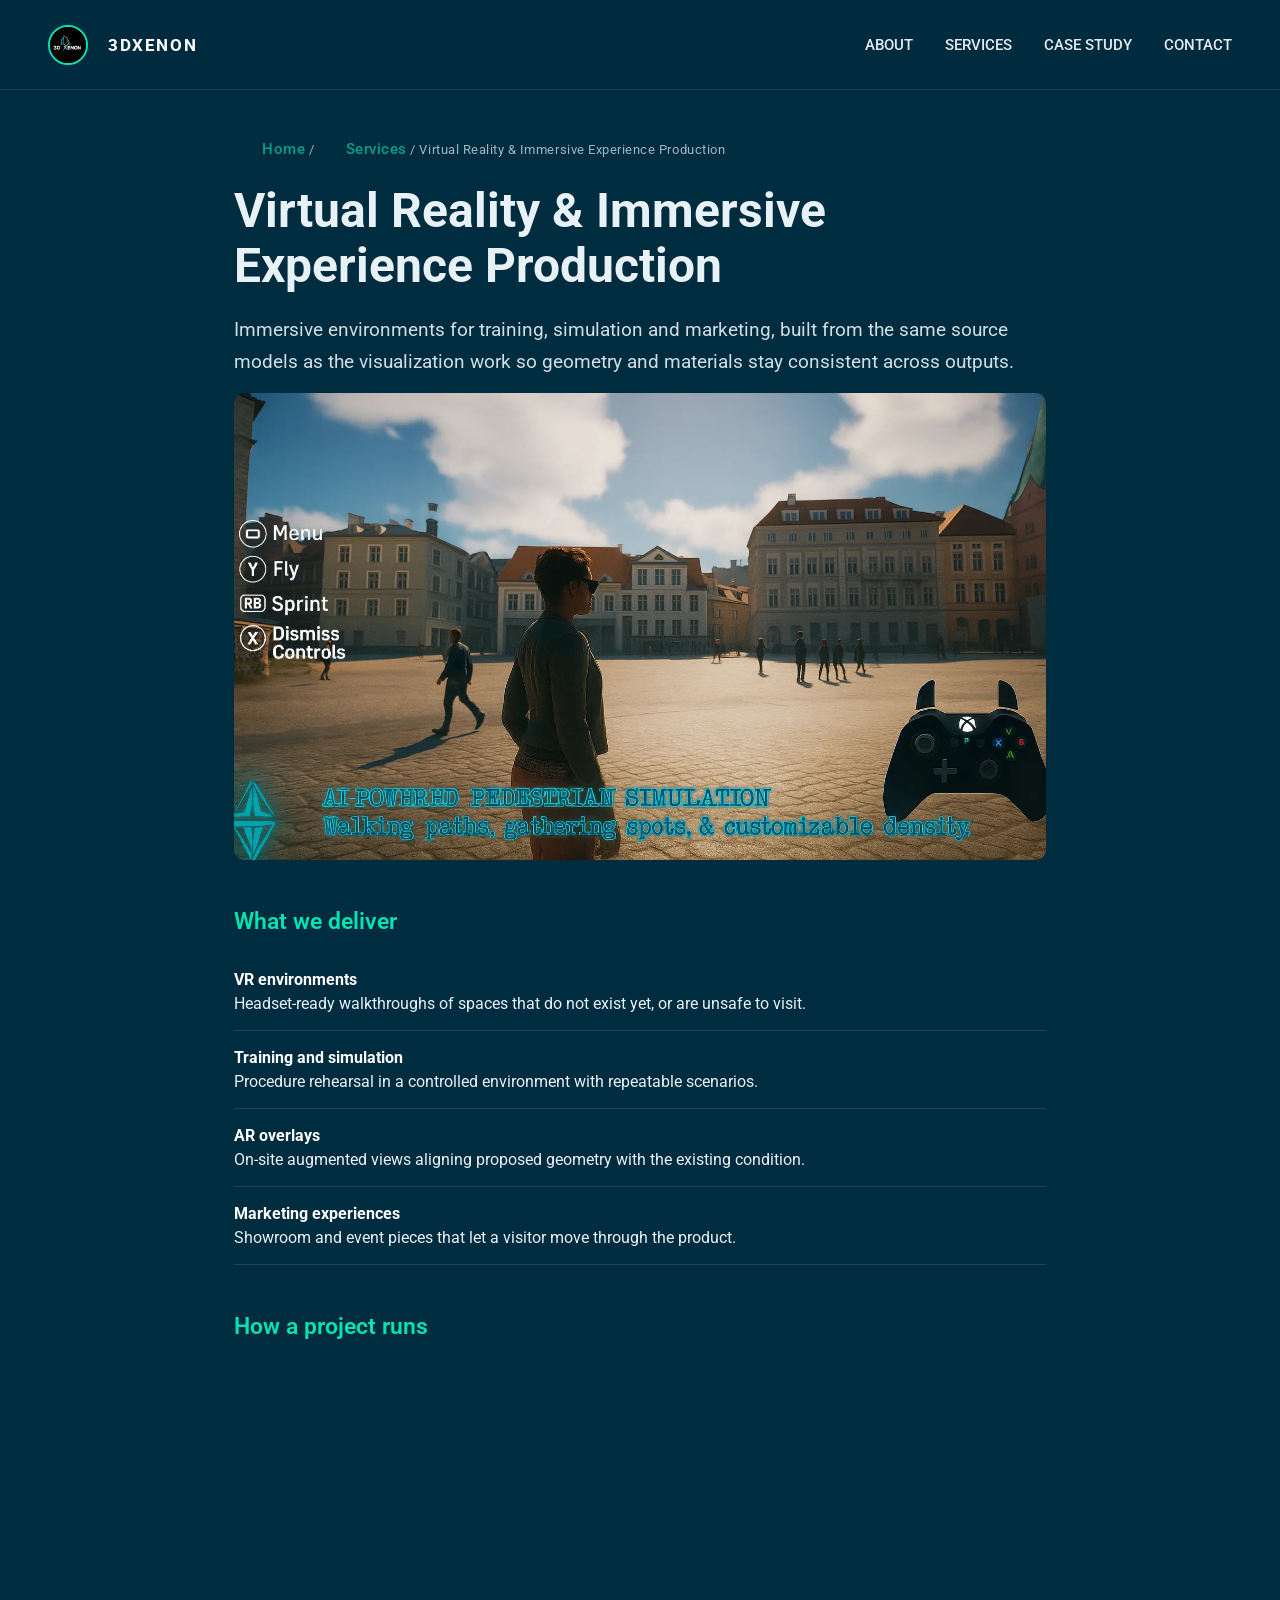
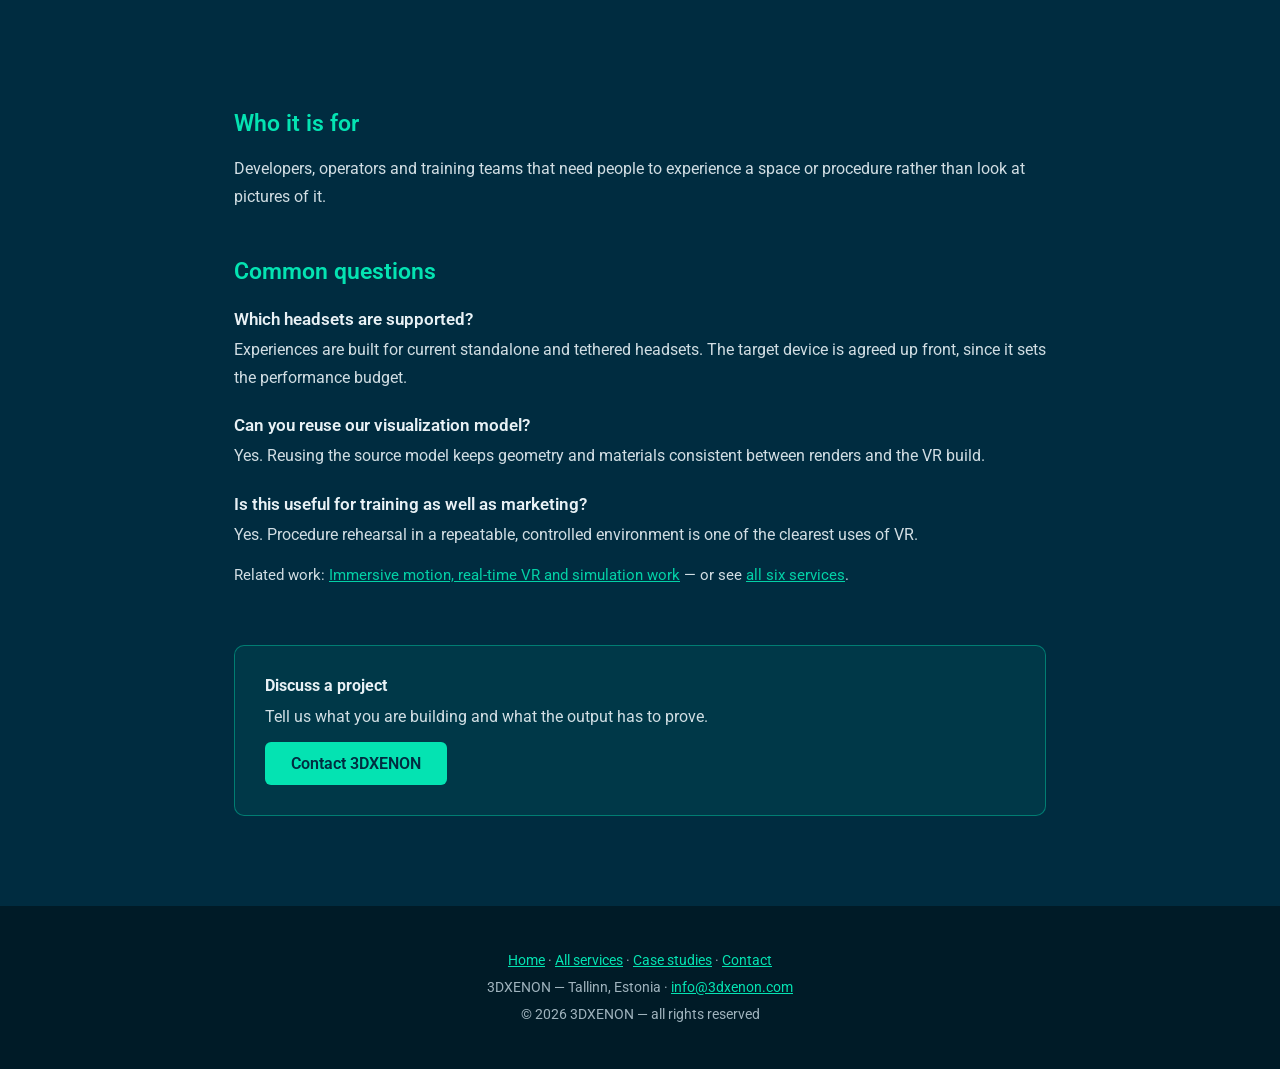
<file: services/virtual-reality-production/index.html>
<!DOCTYPE html>
<html lang="en">
<head>
  <meta charset="utf-8" />
  <meta name="viewport" content="width=device-width,initial-scale=1" />
  <title>VR & AR Production for Training and Marketing | 3DXENON</title>
  <meta name="description" content="Interactive virtual and augmented reality experiences for training, simulation and marketing — immersive environments built from the same models used for visualization." />
  <link rel="canonical" href="https://www.3dxenon.com/services/virtual-reality-production/" />
  <meta name="robots" content="index, follow, max-image-preview:large" />
  <meta property="og:type" content="website" />
  <meta property="og:site_name" content="3DXENON" />
  <meta property="og:url" content="https://www.3dxenon.com/services/virtual-reality-production/" />
  <meta property="og:title" content="VR & AR Production for Training and Marketing | 3DXENON" />
  <meta property="og:description" content="Interactive virtual and augmented reality experiences for training, simulation and marketing — immersive environments built from the same models used for visualization." />
  <meta property="og:image" content="https://www.3dxenon.com/res/work54.webp" />
  <meta name="twitter:card" content="summary_large_image" />
  <meta name="twitter:title" content="VR & AR Production for Training and Marketing | 3DXENON" />
  <meta name="twitter:description" content="Interactive virtual and augmented reality experiences for training, simulation and marketing — immersive environments built from the same models used for visualization." />
  <meta name="twitter:image" content="https://www.3dxenon.com/res/work54.webp" />
  <link rel="icon" type="image/png" href="/res/logo.png">
  <link rel="preconnect" href="https://fonts.googleapis.com" />
  <link rel="preconnect" href="https://fonts.gstatic.com" crossorigin />
  <link href="https://fonts.googleapis.com/css2?family=Roboto:wght@300;400;700&display=swap" rel="stylesheet">
  <link rel="stylesheet" href="/css/style.css" />
  <link rel="stylesheet" href="/css/service.css" />
  <script type="application/ld+json">
{
  "@context": "https://schema.org",
  "@graph": [
    {
      "@type": "Service",
      "name": "Virtual Reality & Immersive Experience Production",
      "serviceType": "virtual reality production",
      "url": "https://www.3dxenon.com/services/virtual-reality-production/",
      "description": "Interactive virtual and augmented reality experiences for training, simulation and marketing \u2014 immersive environments built from the same models used for visualization.",
      "image": "https://www.3dxenon.com/res/work54.webp",
      "provider": {
        "@type": "Organization",
        "name": "3DXENON",
        "url": "https://www.3dxenon.com/",
        "@id": "https://www.3dxenon.com/#organization"
      },
      "areaServed": [
        "EE",
        "EU",
        "Middle East"
      ]
    },
    {
      "@type": "BreadcrumbList",
      "itemListElement": [
        {
          "@type": "ListItem",
          "position": 1,
          "name": "Home",
          "item": "https://www.3dxenon.com/"
        },
        {
          "@type": "ListItem",
          "position": 2,
          "name": "Services",
          "item": "https://www.3dxenon.com/#services"
        },
        {
          "@type": "ListItem",
          "position": 3,
          "name": "Virtual Reality & Immersive Experience Production",
          "item": "https://www.3dxenon.com/services/virtual-reality-production/"
        }
      ]
    },
    {
      "@type": "FAQPage",
      "mainEntity": [
        {
          "@type": "Question",
          "name": "Which headsets are supported?",
          "acceptedAnswer": {
            "@type": "Answer",
            "text": "Experiences are built for current standalone and tethered headsets. The target device is agreed up front, since it sets the performance budget."
          }
        },
        {
          "@type": "Question",
          "name": "Can you reuse our visualization model?",
          "acceptedAnswer": {
            "@type": "Answer",
            "text": "Yes. Reusing the source model keeps geometry and materials consistent between renders and the VR build."
          }
        },
        {
          "@type": "Question",
          "name": "Is this useful for training as well as marketing?",
          "acceptedAnswer": {
            "@type": "Answer",
            "text": "Yes. Procedure rehearsal in a repeatable, controlled environment is one of the clearest uses of VR."
          }
        }
      ]
    }
  ]
}
  </script>
</head>
<body style="background:#002c40;">
  <header>
    <div class="logo">
      <a href="/" style="display:flex;align-items:center;gap:.5rem;color:inherit;text-decoration:none;">
        <img src="/res/logo.png" alt="3DXENON logo" width="48" height="48"> 3DXENON
      </a>
    </div>
    <nav>
      <a href="/#about">ABOUT</a>
      <a href="/#services">SERVICES</a>
      <a href="/#case">CASE STUDY</a>
      <a href="/contact.html">CONTACT</a>
    </nav>
  </header>
  <main class="svc-wrap">
    <nav class="svc-crumb" aria-label="Breadcrumb">
      <a href="/">Home</a> / <a href="/#services">Services</a> / Virtual Reality & Immersive Experience Production
    </nav>

    <h1>Virtual Reality & Immersive Experience Production</h1>
    <p class="svc-lede">Immersive environments for training, simulation and marketing, built from the same source models as the visualization work so geometry and materials stay consistent across outputs.</p>
    <img class="svc-hero-img" src="/res/work54.webp" alt="Virtual Reality & Immersive Experience Production — 3DXENON" loading="lazy" decoding="async">

    <h2>What we deliver</h2>
    <ul class="svc-list">
      <li><strong>VR environments</strong>Headset-ready walkthroughs of spaces that do not exist yet, or are unsafe to visit.</li>
      <li><strong>Training and simulation</strong>Procedure rehearsal in a controlled environment with repeatable scenarios.</li>
      <li><strong>AR overlays</strong>On-site augmented views aligning proposed geometry with the existing condition.</li>
      <li><strong>Marketing experiences</strong>Showroom and event pieces that let a visitor move through the product.</li>
    </ul>

    <h2>How a project runs</h2>
    <ol class="svc-steps">
      <li><strong>Scope and data review.</strong> We look at what already exists — drawings, models, GIS or sensor data — and agree what the output has to prove and who it is for.</li>
      <li><strong>Model build.</strong> Geometry is built or cleaned against the source data, at the level of detail the deliverable actually requires.</li>
      <li><strong>Production.</strong> Rendering, interaction or analysis is produced against the agreed scope, with review points rather than a single reveal at the end.</li>
      <li><strong>Handover.</strong> Final deliverables are issued in the agreed formats, with source files available on request.</li>
    </ol>

    <h2>Who it is for</h2>
    <p>Developers, operators and training teams that need people to experience a space or procedure rather than look at pictures of it.</p>

    <h2>Common questions</h2>
    <h3>Which headsets are supported?</h3>
    <p>Experiences are built for current standalone and tethered headsets. The target device is agreed up front, since it sets the performance budget.</p>
    <h3>Can you reuse our visualization model?</h3>
    <p>Yes. Reusing the source model keeps geometry and materials consistent between renders and the VR build.</p>
    <h3>Is this useful for training as well as marketing?</h3>
    <p>Yes. Procedure rehearsal in a repeatable, controlled environment is one of the clearest uses of VR.</p>

    <p class="svc-related">Related work: <a href="/card-details.html?id=project-5">Immersive motion, real-time VR and simulation work</a>
      — or see <a href="/#services">all six services</a>.</p>

    <div class="svc-cta">
      <strong>Discuss a project</strong>
      <p style="margin:8px 0 0;">Tell us what you are building and what the output has to prove.</p>
      <a href="/contact.html">Contact 3DXENON</a>
    </div>
  </main>
  <footer style="background:#001b27;color:#9fb3bd;padding:46px 24px;text-align:center;font-size:.9rem;">
    <p style="margin:0 0 10px;">
      <a href="/" style="color:#04e3b2;">Home</a> ·
      <a href="/#services" style="color:#04e3b2;">All services</a> ·
      <a href="/#case" style="color:#04e3b2;">Case studies</a> ·
      <a href="/contact.html" style="color:#04e3b2;">Contact</a>
    </p>
    <p style="margin:0;">3DXENON — Tallinn, Estonia · <a href="mailto:info@3dxenon.com" style="color:#04e3b2;">info@3dxenon.com</a></p>
    <p style="margin:10px 0 0;">&copy; 2026 3DXENON — all rights reserved</p>
  </footer>
</body>
</html>
</file>
<file: css/style.css>
/* Role: Global reset — ensures consistent box model and removes default spacing across browsers. */
* { box-sizing: border-box; margin:0; padding:0; }

/* Role: Ensure the html and body elements always span the full viewport height for layout calculations. */
html,body { height:100%;}

/* Role: Base body styles — typography, background gradient, text color, and smoothing for improved rendering. Prevents horizontal overflow by default. */
body {
  font-family: "Roboto", system-ui, -apple-system, "Segoe UI", Roboto, "Helvetica Neue", Arial;
  background:  linear-gradient(135deg, #001826 0%, #002c40 50%, #0ea5ff 100%);
  color: #fff;
  -webkit-font-smoothing:antialiased;
  -moz-osx-font-smoothing:grayscale;
  overflow-y: auto;
}

/* Role: Header layout — fixed top navigation area, spacing, translucent background and subtle border for separation. */
header { 
  position: fixed; 
  top:0; 
  left:0; 
  right:0; 
  height:90px; 
  display:flex; 
  align-items:center; 
  justify-content:space-between; 
  padding: 0 48px; 
  background: rgba(0,44,64,0.15); 
  backdrop-filter: blur(2px);
  -webkit-backdrop-filter: none;
  border-bottom: 1px solid rgba(255,255,255,0.1); 
  z-index: 9999; 
}

/* Role: Logo block styling — aligns image and text, sets weight and spacing for brand identity. */
.logo { 
  display: flex; 
  align-items: center; 
  font-weight: 700; 
  letter-spacing: 1.6px; 
  color: #ffffff; 
  font-size: 1.05rem; 
}

/* Role: Logo image appearance — circular avatar, border accent, and spacing from the brand text. */
.logo img { 
  height: 40px; 
  width: 40px;
  border-radius: 50%;
  border: 2px solid #04e3b2;
  object-fit: cover;
  margin-right: 12px; 
}

/* Role: Navigation link styles — spacing, weight and hover accent color. */
nav a { color: #fff; text-decoration: none; margin-left: 28px; opacity: 0.9; font-weight: 500; font-size: 0.95rem; }
nav a:hover { color: #04e3b2; }

/* Role: Spacer to offset the fixed header so page content does not appear beneath it. */
.spacer { height: 72px; }

/* Role: Hero container — full viewport height area that centers its content and hides overflow. */
.hero { position: relative; width: 100%; height: 100vh; overflow: hidden; display: flex; align-items: center; justify-content: center; background: #001826; }

/* Role: Initial hero content overlay — title and CTA that appear before the embedded video becomes visible. Includes entrance transitions. */
.hero-initial {
  position: absolute;
  top: 0;
  left: 0;
  width: 100%;
  height: 100%;
  display: flex;
  flex-direction: column;
  align-items: center;
  justify-content: center;
  z-index: 10;
  background: linear-gradient(135deg, #001826 0%, #002c40 50%, #0ea5ff 100%);
  transition: opacity 1s ease, transform 1s ease;
}

/* Role: Utility state to hide the initial hero content (used when user scrolls or video appears). */
.hero-initial.hide {
  opacity: 0;
  transform: translateY(-50px);
  pointer-events: none;
}

/* Role: Hero title typography — large, bold headline with responsive padding and max width for readability. */
.hero-title {
  font-size: 3.5rem;
  font-weight: 700;
  color: #fff;
  text-align: center;
  line-height: 1.2;
  margin-bottom: 2rem;
  max-width: 900px;
  padding: 0 2rem;
}

/* Role: Individual word animation wrapper — used to stagger entrance animations for each word in the headline. */
.hero-title .word {
  display: inline-block;
  opacity: 0;
  transform: translateY(30px);
  animation: slideUpFade 0.8s ease forwards;
}

/* Role: Staggered animation delays and highlighted color for specific words to create emphasis. */
.hero-title .word:nth-child(1) { animation-delay: 0.20s; }
.hero-title .word:nth-child(2) { animation-delay: 0.38s; color: #04e3b2; }
.hero-title .word:nth-child(3) { animation-delay: 0.56s; }
.hero-title .word:nth-child(4) { animation-delay: 0.74s; }
.hero-title .word:nth-child(5) { animation-delay: 0.92s; color: #04e3b2; }
.hero-title .word:nth-child(6) { animation-delay: 1.10s; }
.hero-title .word:nth-child(7) { animation-delay: 1.28s; }
.hero-title .word:nth-child(8) { animation-delay: 1.46s; }

/* Role: Keyframe used by the headline word animation to slide up and fade in. */
@keyframes slideUpFade {
  to {
    opacity: 1;
    transform: translateY(0);
  }
}

/* Role: Scroll instruction CTA styles — smaller text with delayed animation and hover accent. */
.scroll-instruction {
  font-size: 1.1rem;
  color: rgba(255,255,255,0.8);
  text-align: center;
  letter-spacing: 2px;
  font-weight: 500;
  opacity: 0;
  animation: slideUpFade 0.8s ease forwards;
  animation-delay: 2s;
  cursor: pointer;
  transition: color 0.3s ease;
}

/* Role: Hover effect for the scroll instruction to match brand accent color. */
.scroll-instruction:hover {
  color: #04e3b2;
}

/* Role: Adds a downward arrow after the instruction and a subtle bounce animation for attention. */
.scroll-instruction::after {
  content: '↓';
  display: block;
  font-size: 1.5rem;
  margin-top: 0.5rem;
  animation: bounce 2s infinite;
  animation-delay: 3s;
}

/* Role: Container that holds the embedded video iframe(s). Initially translated offscreen and faded out to allow an animated reveal. Also provides scroll-snap behavior for internal sections. */
.video-container { 
  position: relative;
  width: 100%; 
  max-width: none; 
  height: 100vh; 
  border-radius: 0; 
  overflow-y: auto; 
  overflow-x: hidden; 
  box-shadow: none; 
  scroll-behavior: smooth ; 
  scroll-snap-type: y mandatory; 
  overscroll-behavior: contain; 
  -webkit-overflow-scrolling: touch;
  transform: translateY(100vh);
  opacity: 0;
  transition: transform 1.2s cubic-bezier(0.25, 1, 0.5, 1), opacity 0.8s ease;
}

/* Role: Visible state for the video container to slide it into view and fade it in. */
.video-container.show {
  transform: translateY(0);
  opacity: 1;
}

/* Role: Completely hide native scrollbars in WebKit-based browsers for a cleaner visual. */
.video-container::-webkit-scrollbar {
  display: none;
  width: 0 !important;
}
.video-container {
  -ms-overflow-style: none; 
  scrollbar-width: none; 
}
.video-container * {
  scrollbar-width: none;
}

/* Role: Each hero-section fills the container and participates in scroll-snap; ensures only one section visible at a time. */
.hero-section { height: 100%; width: 100%; position: relative; flex-shrink: 0; scroll-snap-align: center; scroll-snap-stop: always; display: flex; align-items: center; justify-content: center; }

/* Role: Video element styling for sections; positioned absolutely to overlay the section area and use object-fit to control scaling. Opacity transitions handle fade between videos. */
.sectionVideo { position: absolute; top:0; left:0; width:100%; height:100%; /* keep aspect ratio without cropping */ object-fit:fill; object-position: center center; background: #001826; display: block; opacity: 0; transition: opacity 900ms ease; z-index: 1; }
.sectionVideo.visible { opacity: 1; }

/* Role: Overlay text that appears on top of videos; hidden by default and revealed when the section becomes active. Pointer-events disabled to avoid blocking video interaction. */
.hero-overlay { position: absolute; z-index:20; max-width: 860px; padding: 28px 30px; text-align: left; bottom: 2px; left: 28px; color: #ffffff; font-weight: 1200;pointer-events: none; opacity: 0; transform: translateY(12px); transition: opacity 420ms ease, transform 420ms ease;text-shadow: 0 8px 24px rgba(0,0,0,0.8); }
.hero-section.show-overlay .hero-overlay { opacity: 1; transform: translateY(0); }

/* Role: Container for the 'season' demo iframe — provides full-height layout and background. */
.season-container {
  width: 100%;
  display: grid;
  margin: 0;
  padding: 60px 40px;
  border: none;
  background-color: #001826;
  position: relative;
  grid-template-columns: 1fr 1fr;
  align-items: center;
  gap: 60px;
}

.season-text {
  font-size: 1.15rem;
  line-height: 1.9;
  color: rgba(255, 255, 255, 0.96); 
  font-weight: 900;
  letter-spacing: 0.2px;
  text-shadow: 0 8px 20px rgba(0, 0, 0, 0.65), 0 0 10px rgba(4, 227, 178, 0.06);
  opacity: 0;
  transform: translateY(12px) scale(0.995);
  transition: transform 320ms ease, opacity 420ms ease, text-shadow 240ms ease, color 240ms ease;
  animation: seasonTextIn 720ms cubic-bezier(.2,.9,.2,1) forwards;
  will-change: transform, opacity;
}

/* Optional accent state you can toggle with JS (e.g. add .highlight) */
.season-text.highlight {
  color: #04e3b2;
  text-shadow: 0 10px 30px rgba(4, 227, 178, 0.12);
}

/* Small interactive lift on hover for desktop */
.season-text:hover {
  transform: translateY(-6px) scale(1.01);
  color: #eafffb;
  text-shadow: 0 14px 36px rgba(0, 0, 0, 0.7), 0 0 18px rgba(4, 227, 178, 0.08);
}

/* Entrance keyframes: subtle slide-up + pop */
@keyframes seasonTextIn {
  0% {
    opacity: 0;
    transform: translateY(18px) scale(0.995);
  }
  60% {
    opacity: 1;
    transform: translateY(-4px) scale(1.01);
  }
  100% {
    opacity: 1;
    transform: translateY(0) scale(1);
  }
}

.season-container iframe {
  width: 100%;
  height: 500px;
  border: none;
  background-color: #001826;
  display: block;
}

.services-section { background: linear-gradient(135deg, #001826, #002235); padding: 80px 56px; position: relative; }
.services-container { max-width: 1200px; margin: 0 auto; }

/* Role: Services title section layout; centers content vertically and provides generous padding for large screens. */
.services-title {
  position: relative;
  min-height: 100vh;
  background: linear-gradient(180deg, #002c40 0%, #001a28 100%);
  display: flex;
  align-items: center;
  justify-content: center;
  padding: 100px 40px;
  overflow: hidden;
  z-index: 10;
}

.services-title-container {
  max-width: 1100px;
  width: 100%;
  text-align: center;
  position: relative;
  z-index: 2;
}

/* Role: Main services section headline initial state — animated into view when triggered by JS. */
.services-main-title {
  font-size: 4rem;
  font-weight: 700;
  line-height: 1.2;
  color: #fff;
  margin-bottom: 40px;
  letter-spacing: -1px;
  opacity: 0;
  transform: translateY(50px);
  transition: all 1.2s cubic-bezier(0.16, 1, 0.3, 1);
}

/* Role: Class to trigger the headline entrance animation — toggled by JS when section enters viewport. */
.services-main-title.animate {
  opacity: 1;
  transform: translateY(0);
}

/* Role: Services description styles — secondary text with delayed animation for layered entrance. */
.services-description {
  font-size: 1.35rem;
  line-height: 1.8;
  color: rgba(255, 255, 255, 0.85);
  max-width: 950px;
  margin: 0 auto 50px;
  opacity: 0;
  transform: translateY(50px);
  transition: all 1.2s cubic-bezier(0.16, 1, 0.3, 1) 0.3s;
}

/* Role: Class to animate the description into view. */
.services-description.animate {
  opacity: 1;
  transform: translateY(0);
}

/* Role: Decorative line element used as a visual accent that expands when animated. */
.services-line {
  width: 0;
  height: 3px;
  background: linear-gradient(90deg, transparent, #04e3b2, transparent);
  margin: 0 auto;
  border-radius: 2px;
  transition: width 1.5s cubic-bezier(0.16, 1, 0.3, 1) 0.6s;
  box-shadow: 0 0 20px rgba(4, 227, 178, 0.5);
}

/* Role: Class that expands the decorative line to its final width when animated. */
.services-line.animate {
  width: 80%;
}

/* Role: Utility typography classes for smaller header blocks and descriptive text. */
.kicker { font-size: 0.85rem; letter-spacing: 2.4px; opacity: 2; margin-bottom:8px; }
.headline { font-size: 2.2rem; line-height: 1.03; font-weight: 700; margin-bottom:8px; letter-spacing: -0.6px; }
.desc { font-size: 1rem; opacity:2; line-height: 1.6; max-width: 640px; }
.desc b { color: #04e3b2; font-weight:700; }

/* Role: Call-to-action button styles — pill-shaped with border accent and hover fill. */
.cta { margin-top: 28px; pointer-events: auto; }
.btn { display:inline-block; padding: 12px 28px; border-radius: 30px; border: 2px solid #04e3b2; color: #fff; text-decoration:none; font-weight:600; transition: all .25s ease; background: transparent; }
.btn:hover { background: #04e3b2; color:#03293b; }

/* Role: Overlay entrance animation helper class to reveal grouped elements with a subtle scale/translate. */
.overlay-anim { opacity:1.5; transform: translateY(18px) scale(0.99); transition: all 520ms cubic-bezier(.2,.9,.2,1); }
.overlay-anim.show { opacity: 1; transform: translateY(0) scale(1); }

/* Role: Floating scroll arrow used in the hero to indicate more content below; includes bounce animation. */
.scroll-arrow { position: absolute; right: 28px; bottom: 20px; z-index: 20; font-size: 1.4rem; opacity: 0.78; cursor: pointer; user-select: none; animation: bounce 1.6s infinite; color: #fff; }
@keyframes bounce { 0%,100% { transform: translateY(0); } 50% { transform: translateY(-8px); } }

/* Role: General about-section layout and spacing — background, padding, and positioning for the company bio block. */
.about-section { background: linear-gradient(135deg, #001826, #002235); padding: 80px 56px; position: relative; }
.about-container { max-width: 1200px; margin: 0 auto; }
.about-title { font-size: 2.8rem; font-weight: 700; margin-bottom: 24px; color: #04e3b2; text-align: center; }
.about-subtitle { font-size: 1.2rem; opacity: 0.8; text-align: center; margin-bottom: 60px; max-width: 600px; margin-left: auto; margin-right: auto; }
.about-grid { display: grid; grid-template-columns: 2fr 1fr; gap: 60px; align-items: center; margin-bottom: 60px; }
.about-text { font-size: 1.1rem; line-height: 1.8; opacity: 0.9; }
.about-text p { margin-bottom: 20px; }
.about-stats { display: grid; grid-template-columns: 1fr 1fr; gap: 24px; }
.stat-card { background: rgba(255,255,255,0.05); padding: 30px 20px; border-radius: 15px; text-align: center; border: 1px solid rgba(4, 227, 178, 0.2); transition: all 0.3s ease; }
.stat-card:hover { transform: translateY(-5px); border-color: #04e3b2; background: rgba(4, 227, 178, 0.1); }
.stat-number { font-size: 2.2rem; font-weight: 700; color: #04e3b2; margin-bottom: 8px; }
.stat-label { opacity: 0.8; font-size: 0.9rem; }
.services-grid { display: grid; grid-template-columns: repeat(auto-fit, minmax(280px, 1fr)); gap: 30px; margin-top: 40px; }
.service-card { background: rgba(255,255,255,0.03); padding: 30px; border-radius: 15px; border: 1px solid rgba(255,255,255,0.1); transition: all 0.3s ease; text-align: center; }
.service-card:hover { transform: translateY(-8px); border-color: rgba(4, 227, 178, 0.3); background: rgba(255,255,255,0.06); }
.service-icon { font-size: 2.5rem; margin-bottom: 15px; display: block; }
.service-title { font-size: 1.3rem; font-weight: 600; margin-bottom: 12px; color: #04e3b2; }
.service-desc { opacity: 0.8; line-height: 1.6; font-size: 0.95rem; }

/* Role: Case-study section visual settings — layout, spacing and z-index for portfolio area. */
.case-study {
  position: relative;
  min-height: 100vh;
  background: #002c40;
  padding: 100px 40px;
  z-index: 10;
}

.case-study-container {
  max-width: 1400px;
  margin: 0 auto;
}

/* Role: Case-study section header typography. */
.case-study-title {
  font-size: 2.5rem;
  font-weight: 700;
  color: #fff;
  margin-bottom: 60px;
  text-align: left;
}

/* Role: Grid layout for the work cards — responsive column sizing with consistent gaps. */
.work-grid {
  display: grid;
  grid-template-columns: repeat(auto-fit, minmax(320px, 1fr));
  gap: 30px;
}

/* Role: Individual work card baseline styles — subtle background, rounded corners and entrance transform. */
.work-card {
  background: rgba(255, 255, 255, 0.03);
  border: 1px solid rgba(255, 255, 255, 0.1);
  border-radius: 16px;
  overflow: hidden;
  transition: all 0.4s ease;
  opacity: 0;
  transform: translateY(40px);
  text-decoration: none;
  color: inherit;
  display: block;
  cursor: pointer;
}

/* Role: Class to animate cards into view (toggled by JS). */
.work-card.animate {
  opacity: 1;
  transform: translateY(0);
}

/* Role: Hover effect for cards: lift and stronger border/shadow for emphasis. */
.work-card:hover {
  transform: translateY(-8px);
  border-color: rgba(4, 227, 178, 0.3);
  box-shadow: 0 20px 60px rgba(0, 0, 0, 0.4);
}

/* Role: Card image container and overflow handling. */
.work-card-image {
  position: relative;
  width: 100%;
  height: 280px;
  overflow: hidden;
  background: #000;
}

.work-card-image img {
  width: 100%;
  height: 100%;
  object-fit: cover;
  transition: transform 0.6s ease;
}

/* Role: Subtle scale-up effect on hover to give images life. */
.work-card:hover .work-card-image img {
  transform: scale(1.08);
}

/* Role: Overlay gradient on top of images that appears on hover to improve icon readability. */
.work-card-overlay {
  position: absolute;
  top: 0;
  left: 0;
  right: 0;
  bottom: 0;
  background: linear-gradient(
    180deg,
    rgba(0, 44, 64, 0) 0%,
    rgba(0, 44, 64, 0.7) 100%
  );
  display: flex;
  align-items: center;
  justify-content: center;
  opacity: 0;
  transition: opacity 0.4s ease;
}

.work-card:hover .work-card-overlay {
  opacity: 1;
}

/* Role: Icon styling inside the overlay — circular container with accent border and backdrop blur. */
.work-card-icon {
  width: 60px;
  height: 60px;
  background: rgba(4, 227, 178, 0.2);
  border: 2px solid #04e3b2;
  border-radius: 50%;
  display: flex;
  align-items: center;
  justify-content: center;
  backdrop-filter: blur(10px);
  transform: scale(0.8);
  transition: transform 0.4s ease;
}

.work-card:hover .work-card-icon {
  transform: scale(1);
}

.work-card-icon svg {
  width: 28px;
  height: 28px;
  color: #04e3b2;
}

/* Role: Padding and spacing for the card textual content. */
.work-card-content {
  padding: 28px;
}

.work-card-category {
  font-size: 0.8rem;
  font-weight: 600;
  text-transform: uppercase;
  letter-spacing: 1.5px;
  color: #04e3b2;
  margin-bottom: 12px;
}

.work-card-title {
  font-size: 1.5rem;
  font-weight: 700;
  color: #fff;
  margin-bottom: 14px;
  line-height: 1.3;
}

.work-card-description {
  font-size: 0.95rem;
  line-height: 1.6;
  color: rgba(255, 255, 255, 0.7);
  margin-bottom: 20px;
}

/* Role: Tag chips used to categorize projects — small pill elements with subtle borders. */
.work-card-tags {
  display: flex;
  flex-wrap: wrap;
  gap: 8px;
  margin-bottom: 20px;
}

.work-tag {
  font-size: 0.75rem;
  padding: 6px 14px;
  background: rgba(255, 255, 255, 0.05);
  border: 1px solid rgba(255, 255, 255, 0.1);
  border-radius: 20px;
  color: rgba(255, 255, 255, 0.8);
  font-weight: 500;
  transition: all 0.3s ease;
}

.work-card:hover .work-tag {
  background: rgba(4, 227, 178, 0.1);
  border-color: rgba(4, 227, 178, 0.3);
  color: #04e3b2;
}

/* Role: Case-study link area styling (non-interactive visually here because pointer-events are none on the link span). */
.work-card-link {
  display: inline-flex;
  align-items: center;
  gap: 8px;
  font-size: 0.9rem;
  font-weight: 600;
  color: #04e3b2;
  text-decoration: none;
  transition: all 0.3s ease;
  pointer-events: none;
}

.work-card-link svg {
  width: 18px;
  height: 18px;
  transition: transform 0.3s ease;
}

.work-card-link:hover {
  gap: 12px;
}

.work-card:hover .work-card-link {
  gap: 12px;
}

.work-card-link:hover svg {
  transform: translateX(4px);
}

/* Role: Responsive adjustments for tablet and phone widths to maintain readability and stacking. */
@media (max-width: 1024px) {
  .work-grid {
    grid-template-columns: repeat(2, 1fr);
    gap: 25px;
  }
}

@media (max-width: 768px) {
  .case-study {
    padding: 80px 30px;
  }

  .case-study-title {
    font-size: 2rem;
    margin-bottom: 40px;
  }

  .work-grid {
    grid-template-columns: 1fr;
    gap: 20px;
  }

  .work-card-image {
    height: 240px;
  }

  .work-card-content {
    padding: 24px;
  }

  .work-card-title {
    font-size: 1.3rem;
  }
}

/* Role: Clients section layout and background — centers client logos and provides vertical padding. */
.clients-section {
  position: relative;
  padding: 100px 40px;
  background: linear-gradient(180deg, #001a28 0%, #002c40 100%);
  overflow: hidden;
  z-index: 10;
}

.clients-container {
  max-width: 1600px;
  margin: 0 auto;
}

/* Role: Clients section heading entrance animation initial state. */
.clients-title {
  font-size: 3rem;
  font-weight: 700;
  text-align: center;
  color: #fff;
  margin-bottom: 15px;
  opacity: 0;
  transform: translateY(30px);
  transition: all 1s cubic-bezier(0.16, 1, 0.3, 1);
}

/* Role: Trigger class to animate the clients title into view. */
.clients-title.animate {
  opacity: 1;
  transform: translateY(0);
}

.clients-subtitle {
  font-size: 1.2rem;
  text-align: center;
  color: rgba(255, 255, 255, 0.7);
  margin-bottom: 60px;
  opacity: 0;
  transform: translateY(30px);
  transition: all 1s cubic-bezier(0.16, 1, 0.3, 1) 0.2s;
}

.clients-subtitle.animate {
  opacity: 1;
  transform: translateY(0);
}

/* Role: Logos slider container that masks overflowing logo tracks. */
.logos-slider {
  position: relative;
  width: 100%;
  overflow: hidden;
  margin-bottom: 40px;
  padding: 20px 0;
}

/* Role: Optional gradient masks at the sides — placeholders currently commented out, but structure retained for future use. */
.logos-slider::before,
.logos-slider::after {
  content: '';
  position: absolute;
  top: 0;
  width: 150px;
  height: 100%;
  z-index: 2;
  pointer-events: none;
}

.logos-slider::before {
  left: 0;
  /* background: linear-gradient(90deg, #002c40 0%, transparent 100%); */
}

.logos-slider::after {
  right: 0;
  /* background: linear-gradient(270deg, #002c40 0%, transparent 100%); */
}

/* Role: Flex track that animates horizontally to create an infinite-scrolling logos belt. Pauses on hover for accessibility. */
.logos-track {
  display: flex;
  gap: 60px;
  animation: scrollLogos 30s linear infinite;
  width: fit-content;
}

.logos-track:hover {
  animation-play-state: paused;
}

/* Role: Reverse-direction track used for the second row to create visual contrast. */
.logos-track-reverse {
  animation: scrollLogosReverse 30s linear infinite;
}

/* Role: Individual logo item box — sizing and hover lift effect. */
.logo-item {
  flex-shrink: 0;
  width: 180px;
  height: 100px;
  display: flex;
  align-items: center;
  justify-content: center;
  padding: 20px;
  transition: all 0.4s ease;
}

.logo-item:hover {
  transform: translateY(-5px);
}

.logo-item img {
  max-width: 100%;
  max-height: 100%;
  object-fit: contain;
  opacity: 0.7;
  transition: all 0.4s ease;
}

.logo-item:hover img {
  opacity: 1;
  transform: scale(1.05);
}

/* Role: Keyframes that move the logo track left and back for an infinite loop visual effect. */
@keyframes scrollLogos {
  0% {
    transform: translateX(0);
  }
  100% {
    transform: translateX(-50%);
  }
}

@keyframes scrollLogosReverse {
  0% {
    transform: translateX(-50%);
  }
  100% {
    transform: translateX(0);
  }
}

/* Role: Small utility gallery and card styles used elsewhere on the page for additional content displays. */
/* main.content { background: #001826; padding: 64px 56px; color: #fff; } */
.gallery { display: grid; grid-template-columns: repeat(auto-fit, minmax(240px,1fr)); gap: 20px; margin-top: 12px; }
.card { background: rgba(255,255,255,0.03); padding: 12px; border-radius: 8px; transition: transform 0.3s ease; }
.card:hover { transform: translateY(-5px); }
.card img { width:100%; display:block; border-radius: 6px; }
/* footer { padding: 36px 56px; color: rgba(255,255,255,0.65); background: #00101a; } */
.index-footer {
  background: #001520;
  padding: 40px 40px;
  border-top: 1px solid rgba(255, 255, 255, 0.1);
}

.footer-content {
  max-width: 1400px;
  margin: 0 auto;
  display: flex;
  align-items: center;
  justify-content: space-between;
}

.footer-content p {
  color: rgba(255, 255, 255, 0.6);
  font-size: 0.9rem;
}

.footer-social {
  display: flex;
  gap: 20px;
}

.footer-social a {
  display: flex;
  align-items: center;
  justify-content: center;
  width: 40px;
  height: 40px;
  background: rgba(255, 255, 255, 0.05);
  border-radius: 50%;
  color: rgba(255, 255, 255, 0.6);
  transition: all 0.3s ease;
  text-decoration: none;
}

.footer-social a svg {
  width: 18px;
  height: 18px;
}

.footer-social a:hover {
  background: rgba(4, 227, 178, 0.2);
  color: #04e3b2;
}
/* Role: Responsive adjustments for smaller screens — font scaling, spacing reductions, and hero behavior tweaks. */
@media (max-width:900px) {
  .headline { font-size: 2rem; }
  .hero { padding: 20px; height: 100vh; }
  .video-container { width: 100%; height: 100vh; }
  .hero-section { height: 100vh; }
  .hero-overlay { left: 20px; bottom: 20px; max-width: calc(100% - 40px); margin-left: 0; padding: 32px; }
  .about-grid { grid-template-columns: 1fr; gap: 40px; }
  .about-stats { grid-template-columns: repeat(2, 1fr); }
  .services-grid { grid-template-columns: 1fr; }
  .about-title { font-size: 2.2rem; }
  
  .hero-title {
    font-size: 2.5rem;
    margin-bottom: 1.5rem;
  }
  
  .scroll-instruction {
    font-size: 1rem;
    padding: 0 1rem;
  }


}
/*responsive tweaks for very small screens */
/* ========================================
   COMPLETE RESPONSIVE MEDIA QUERIES
   Add this to the END of style.css
   ======================================== */

/* ============================================
   LARGE TABLETS & SMALL DESKTOPS (1200px)
   ============================================ */
@media (max-width: 1200px) {
  header {
    padding: 0 35px;
  }
  
  .hero-title {
    font-size: 3rem;
    max-width: 800px;
  }
  
  .services-main-title {
    font-size: 3.5rem;
  }
  
  .season-container {
    padding: 50px 35px;
    gap: 50px;
  }
  
  .season-container iframe {
    height: 450px;
  }
  
  .clients-title {
    font-size: 2.5rem;
  }
  
  .work-grid {
    grid-template-columns: repeat(2, 1fr);
  }
}

/* ============================================
   TABLETS (1024px)
   ============================================ */
@media (max-width: 1024px) {
  /* Header */
  header {
    height: 80px;
    padding: 0 30px;
  }
  
  .logo {
    font-size: 1rem;
  }
  
  .logo img {
    height: 36px;
    width: 36px;
  }
  
  nav a {
    margin-left: 20px;
    font-size: 0.9rem;
  }
  
  /* Hero */
  .hero-title {
    font-size: 2.8rem;
    padding: 0 1.5rem;
  }
  
  .scroll-instruction {
    font-size: 1rem;
  }
  
  /* Services Title */
  .services-title {
    padding: 80px 30px;
  }
  
  .services-main-title {
    font-size: 3rem;
    margin-bottom: 30px;
  }
  
  .services-description {
    font-size: 1.2rem;
  }
  
  /* Season Container */
  .season-container {
    grid-template-columns: 1fr;
    padding: 40px 30px;
    gap: 40px;
  }
  
  .season-text {
    font-size: 1.1rem;
    text-align: center;
  }
  
  .season-container iframe {
    height: 500px;
  }
  
  /* About Section */
  .about-section {
    padding: 60px 40px;
  }
  
  .about-grid {
    grid-template-columns: 1fr;
    gap: 40px;
  }
  
  .about-stats {
    grid-template-columns: repeat(2, 1fr);
    gap: 20px;
  }
  
  /* Services Grid */
  .services-section {
    padding: 60px 40px;
  }
  
  .services-grid {
    grid-template-columns: 1fr;
    gap: 25px;
  }
  
  /* Case Study */
  .case-study {
    padding: 80px 30px;
  }
  
  .case-study-title {
    font-size: 2.2rem;
  }
  
  .work-grid {
    grid-template-columns: repeat(2, 1fr);
    gap: 25px;
  }
  
  /* Clients Section */
  .clients-section {
    padding: 80px 30px;
  }
  
  .clients-title {
    font-size: 2.3rem;
  }
  
  .clients-subtitle {
    font-size: 1.1rem;
  }
  
  .logo-item {
    width: 150px;
    height: 90px;
  }
}

/* ============================================
   MOBILE LANDSCAPE & SMALL TABLETS (768px)
   ============================================ */
@media (max-width: 768px) {
  /* Header */
  header {
    height: 70px;
    padding: 0 20px;
    flex-direction: column;
    gap: 10px;
    justify-content: center;
  }
  
  .logo {
    font-size: 0.95rem;
  }
  
  .logo img {
    height: 32px;
    width: 32px;
    margin-right: 8px;
  }
  
  nav {
    display: flex;
    gap: 15px;
  }
  
  nav a {
    margin-left: 0;
    font-size: 0.85rem;
  }
  
  .spacer {
    height: 70px;
  }
  
  /* Hero */
  .hero {
    padding: 15px;
  }
  
  .hero-title {
    font-size: 2.2rem;
    margin-bottom: 1.5rem;
    padding: 0 1rem;
  }
  
  .scroll-instruction {
    font-size: 0.9rem;
    padding: 0 1rem;
  }
  
  .scroll-instruction::after {
    font-size: 1.2rem;
  }
  
  /* Hero Overlay */
  .hero-overlay {
    left: 15px;
    bottom: 15px;
    max-width: calc(100% - 30px);
    padding: 20px;
  }
  
  .kicker {
    font-size: 0.75rem;
  }
  
  .headline {
    font-size: 1.6rem;
  }
  
  .desc {
    font-size: 0.9rem;
  }
  
  .btn {
    padding: 10px 24px;
    font-size: 0.9rem;
  }
  
  /* Services Title */
  .services-title {
    padding: 60px 20px;
    min-height: 80vh;
  }
  
  .services-main-title {
    font-size: 2.5rem;
    margin-bottom: 25px;
  }
  
  .services-description {
    font-size: 1.1rem;
    margin-bottom: 40px;
  }
  
  .services-line.animate {
    width: 90%;
  }
  
  /* Season Container */
  .season-container {
    padding: 30px 20px;
    gap: 30px;
  }
  
  .season-text {
    font-size: 1rem;
    line-height: 1.7;
  }
  
  .season-container iframe {
    height: 400px;
  }
  
  /* About Section */
  .about-section {
    padding: 50px 30px;
  }
  
  .about-title {
    font-size: 2rem;
    margin-bottom: 20px;
  }
  
  .about-subtitle {
    font-size: 1rem;
    margin-bottom: 40px;
  }
  
  .about-text {
    font-size: 1rem;
  }
  
  .stat-card {
    padding: 20px 15px;
  }
  
  .stat-number {
    font-size: 1.8rem;
  }
  
  .stat-label {
    font-size: 0.85rem;
  }
  
  /* Services Section */
  .services-section {
    padding: 50px 30px;
  }
  
  .service-card {
    padding: 25px;
  }
  
  .service-icon {
    font-size: 2rem;
  }
  
  .service-title {
    font-size: 1.2rem;
  }
  
  .service-desc {
    font-size: 0.9rem;
  }
  
  /* Case Study */
  .case-study {
    padding: 60px 20px;
  }
  
  .case-study-title {
    font-size: 2rem;
    margin-bottom: 40px;
  }
  
  .work-grid {
    grid-template-columns: 1fr;
    gap: 20px;
  }
  
  .work-card-image {
    height: 220px;
  }
  
  .work-card-content {
    padding: 20px;
  }
  
  .work-card-title {
    font-size: 1.3rem;
  }
  
  .work-card-description {
    font-size: 0.9rem;
  }
  
  /* Clients Section */
  .clients-section {
    padding: 60px 20px;
  }
  
  .clients-title {
    font-size: 2rem;
    margin-bottom: 12px;
  }
  
  .clients-subtitle {
    font-size: 1rem;
    margin-bottom: 40px;
  }
  
  .logos-slider {
    margin-bottom: 30px;
    padding: 15px 0;
  }
  
  .logos-track {
    gap: 40px;
    animation-duration: 20s;
  }
  
  .logos-track-reverse {
    animation-duration: 20s;
  }
  
  .logo-item {
    width: 140px;
    height: 80px;
    padding: 15px;
  }
  
  .logos-slider::before,
  .logos-slider::after {
    width: 80px;
  }
  
  /* Footer */
  footer {
    padding: 30px 30px;
    font-size: 0.9rem;
  }
}

/* ============================================
   MOBILE PORTRAIT (480px)
   ============================================ */
@media (max-width: 480px) {
  /* Header */
  header {
    height: auto;
    padding: 10px 15px;
    gap: 8px;
  }
  
  .logo {
    font-size: 0.9rem;
  }
  
  .logo img {
    height: 28px;
    width: 28px;
    margin-right: 6px;
  }
  
  nav {
    flex-wrap: wrap;
    justify-content: center;
    gap: 10px;
  }
  
  nav a {
    font-size: 0.75rem;
    padding: 5px 8px;
  }
  
  /* Hero */
  .hero-title {
    font-size: 1.8rem;
    margin-bottom: 1.2rem;
  }
  
  .hero-title .word {
    display: inline;
  }
  
  .scroll-instruction {
    font-size: 0.85rem;
    letter-spacing: 1px;
  }
  
  .scroll-instruction::after {
    font-size: 1rem;
    margin-top: 0.3rem;
  }
  
  /* Hero Overlay */
  .hero-overlay {
    left: 10px;
    bottom: 10px;
    max-width: calc(100% - 20px);
    padding: 15px;
  }
  
  .kicker {
    font-size: 0.7rem;
    letter-spacing: 1.5px;
  }
  
  .headline {
    font-size: 1.3rem;
    letter-spacing: -0.3px;
  }
  
  .desc {
    font-size: 0.85rem;
    line-height: 1.5;
  }
  
  .btn {
    padding: 8px 20px;
    font-size: 0.85rem;
  }
  
  .scroll-arrow {
    right: 15px;
    bottom: 15px;
    font-size: 1.2rem;
  }
  
  /* Services Title */
  .services-title {
    padding: 40px 15px;
  }
  
  .services-main-title {
    font-size: 2rem;
    letter-spacing: -0.5px;
  }
  
  .services-description {
    font-size: 1rem;
    line-height: 1.7;
  }
  
  /* Season Container */
  .season-container {
    padding: 25px 15px;
    gap: 25px;
  }
  
  .season-text {
    font-size: 0.95rem;
    line-height: 1.6;
  }
  
  .season-container iframe {
    height: 350px;
  }
  
  /* About Section */
  .about-section {
    padding: 40px 20px;
  }
  
  .about-title {
    font-size: 1.7rem;
  }
  
  .about-subtitle {
    font-size: 0.95rem;
  }
  
  .about-text {
    font-size: 0.95rem;
    line-height: 1.7;
  }
  
  .about-stats {
    grid-template-columns: 1fr;
    gap: 15px;
  }
  
  .stat-card {
    padding: 18px 12px;
  }
  
  .stat-number {
    font-size: 1.6rem;
  }
  
  /* Services Section */
  .services-section {
    padding: 40px 20px;
  }
  
  .service-card {
    padding: 20px;
  }
  
  .service-icon {
    font-size: 1.8rem;
    margin-bottom: 12px;
  }
  
  .service-title {
    font-size: 1.1rem;
  }
  
  .service-desc {
    font-size: 0.85rem;
  }
  
  /* Case Study */
  .case-study {
    padding: 40px 15px;
  }
  
  .case-study-title {
    font-size: 1.7rem;
    margin-bottom: 30px;
  }
  
  .work-card-image {
    height: 200px;
  }
  
  .work-card-content {
    padding: 18px;
  }
  
  .work-card-category {
    font-size: 0.75rem;
  }
  
  .work-card-title {
    font-size: 1.2rem;
    margin-bottom: 10px;
  }
  
  .work-card-description {
    font-size: 0.85rem;
    margin-bottom: 15px;
  }
  
  .work-card-tags {
    gap: 6px;
    margin-bottom: 15px;
  }
  
  .work-tag {
    font-size: 0.7rem;
    padding: 5px 10px;
  }
  
  .work-card-link {
    font-size: 0.85rem;
  }
  
  /* Clients Section */
  .clients-section {
    padding: 40px 15px;
  }
  
  .clients-title {
    font-size: 1.7rem;
  }
  
  .clients-subtitle {
    font-size: 0.9rem;
  }
  
  .logos-slider {
    margin-bottom: 25px;
  }
  
  .logos-track {
    gap: 30px;
  }
  
  .logo-item {
    width: 120px;
    height: 70px;
    padding: 12px;
  }
  
  /* Footer */
  footer {
    padding: 25px 20px;
    font-size: 0.85rem;
    text-align: center;
  }
}

/* ============================================
   EXTRA SMALL MOBILE (360px)
   ============================================ */
@media (max-width: 360px) {
  header {
    padding: 8px 10px;
  }
  
  .logo {
    font-size: 0.85rem;
  }
  
  .logo img {
    height: 24px;
    width: 24px;
  }
  
  nav a {
    font-size: 0.7rem;
    padding: 4px 6px;
  }
  
  .hero-title {
    font-size: 1.5rem;
  }
  
  .services-main-title {
    font-size: 1.7rem;
  }
  
  .season-container iframe {
    height: 300px;
  }
  
  .work-card-image {
    height: 180px;
  }
  
  .logo-item {
    width: 100px;
    height: 60px;
    padding: 10px;
  }
}

/* Role: 'Learn more' link on each service card, pointing at the dedicated service page. */
.service-link{display:inline-block;margin-top:12px;color:#04e3b2;text-decoration:none;
  font-weight:600;font-size:.92rem;letter-spacing:.02em;}
.service-link:hover{text-decoration:underline;}
</file>
<file: css/service.css>
/* Role: Scoped styles for the /services/ detail pages. Kept separate from style.css
   so the landing page cannot be affected by changes here. */
.svc-wrap{max-width:860px;margin:0 auto;padding:140px 24px 90px;color:#e8f1f5;}
.svc-crumb{font-size:.82rem;letter-spacing:.04em;opacity:.7;margin-bottom:26px;}
.svc-crumb a{color:#04e3b2;text-decoration:none;}
.svc-crumb a:hover{text-decoration:underline;}
.svc-wrap h1{font-size:clamp(1.9rem,4.4vw,3rem);line-height:1.14;margin:0 0 22px;font-weight:700;}
.svc-lede{font-size:1.16rem;line-height:1.65;opacity:.93;margin-bottom:48px;}
.svc-wrap h2{font-size:1.42rem;margin:48px 0 18px;color:#04e3b2;font-weight:600;}
.svc-wrap h3{font-size:1.06rem;margin:24px 0 7px;font-weight:600;}
.svc-wrap p{line-height:1.72;opacity:.9;margin:0 0 14px;}
.svc-hero-img{width:100%;height:auto;border-radius:10px;margin:0 0 44px;display:block;}
.svc-list{list-style:none;padding:0;margin:0;}
.svc-list li{padding:17px 0;border-bottom:1px solid rgba(255,255,255,.12);}
.svc-list li strong{display:block;margin-bottom:5px;color:#fff;}
.svc-steps{counter-reset:s;list-style:none;padding:0;margin:0;}
.svc-steps li{counter-increment:s;padding:15px 0 15px 46px;position:relative;line-height:1.65;opacity:.9;}
.svc-steps li::before{content:counter(s);position:absolute;left:0;top:13px;width:28px;height:28px;
  border-radius:50%;background:#04e3b2;color:#002c40;font-weight:700;font-size:.85rem;
  display:flex;align-items:center;justify-content:center;}
.svc-cta{margin-top:56px;padding:30px;border:1px solid rgba(4,227,178,.4);border-radius:10px;background:rgba(4,227,178,.07);}
.svc-cta a{display:inline-block;margin-top:12px;background:#04e3b2;color:#002c40;padding:12px 26px;
  border-radius:6px;text-decoration:none;font-weight:600;}
.svc-related{margin-top:42px;font-size:.95rem;opacity:.88;}
.svc-related a{color:#04e3b2;}
@media(max-width:640px){.svc-wrap{padding:110px 18px 64px;}}
</file>
